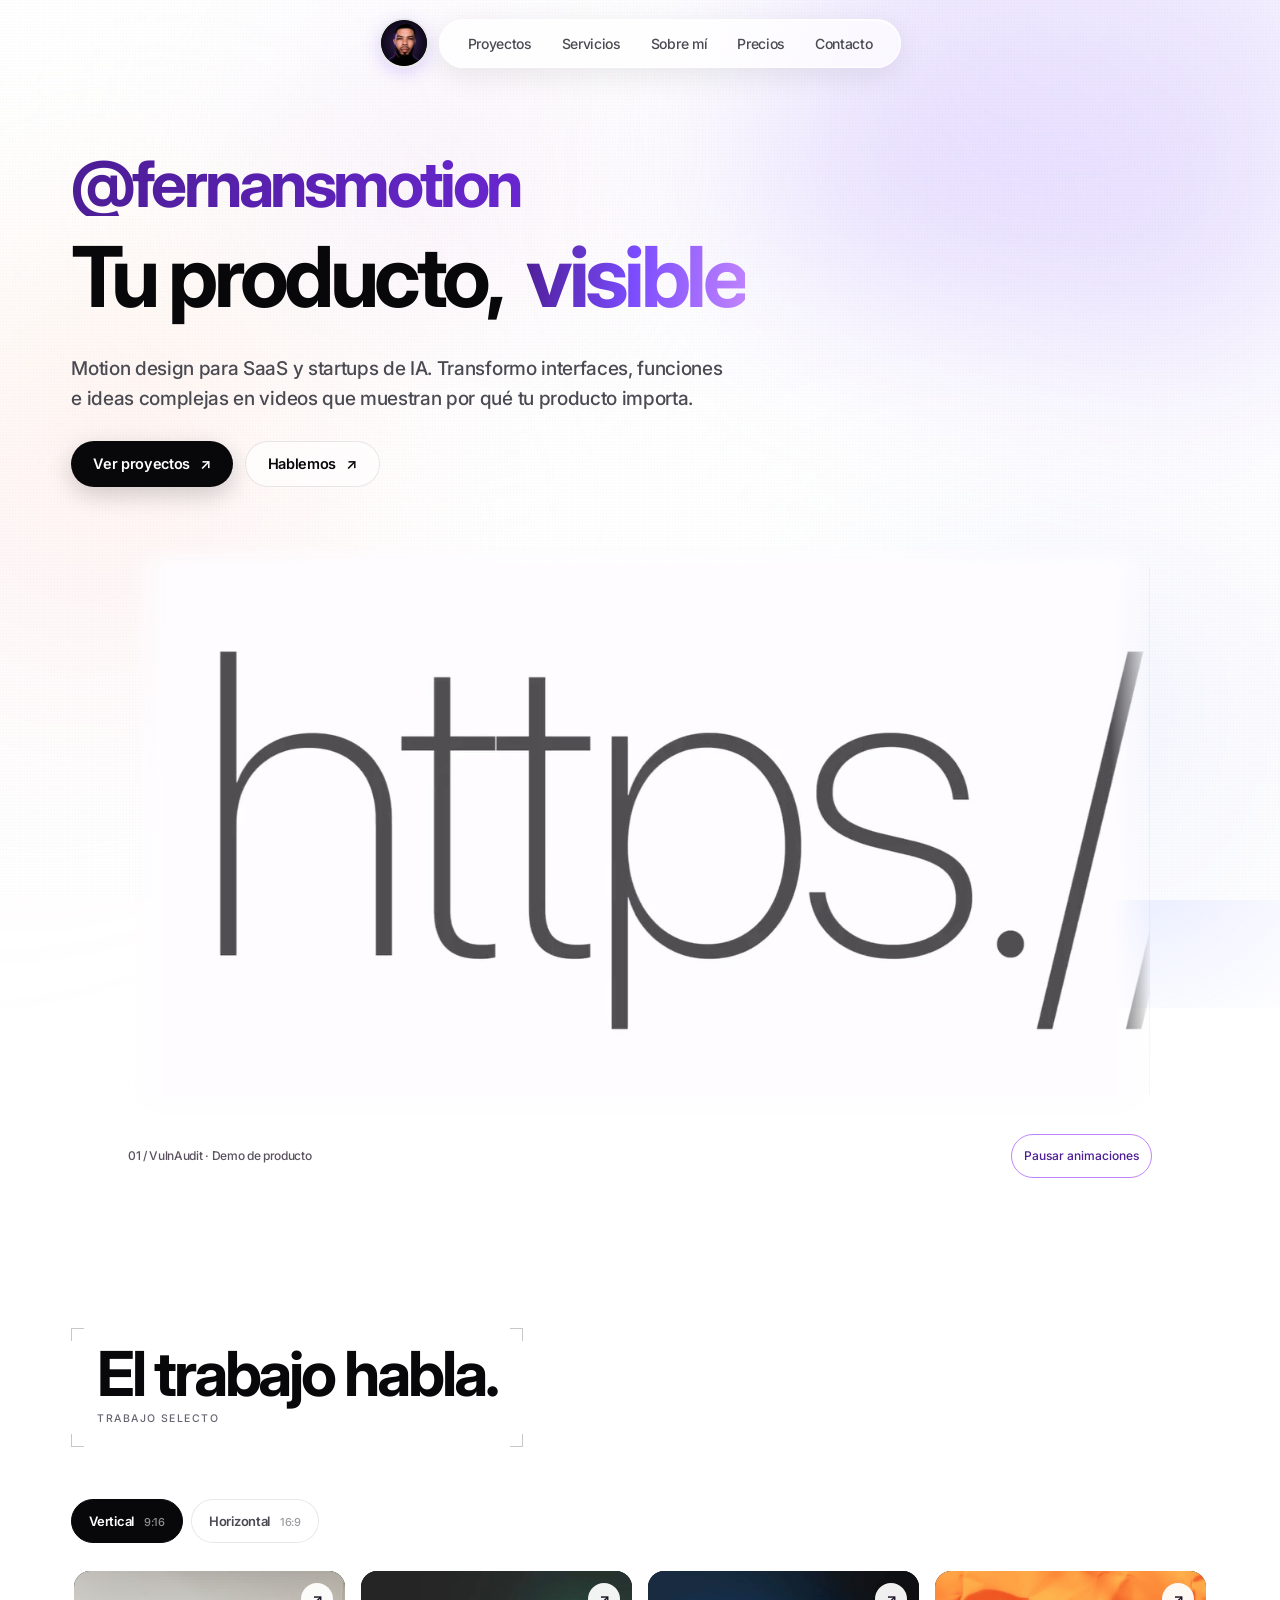
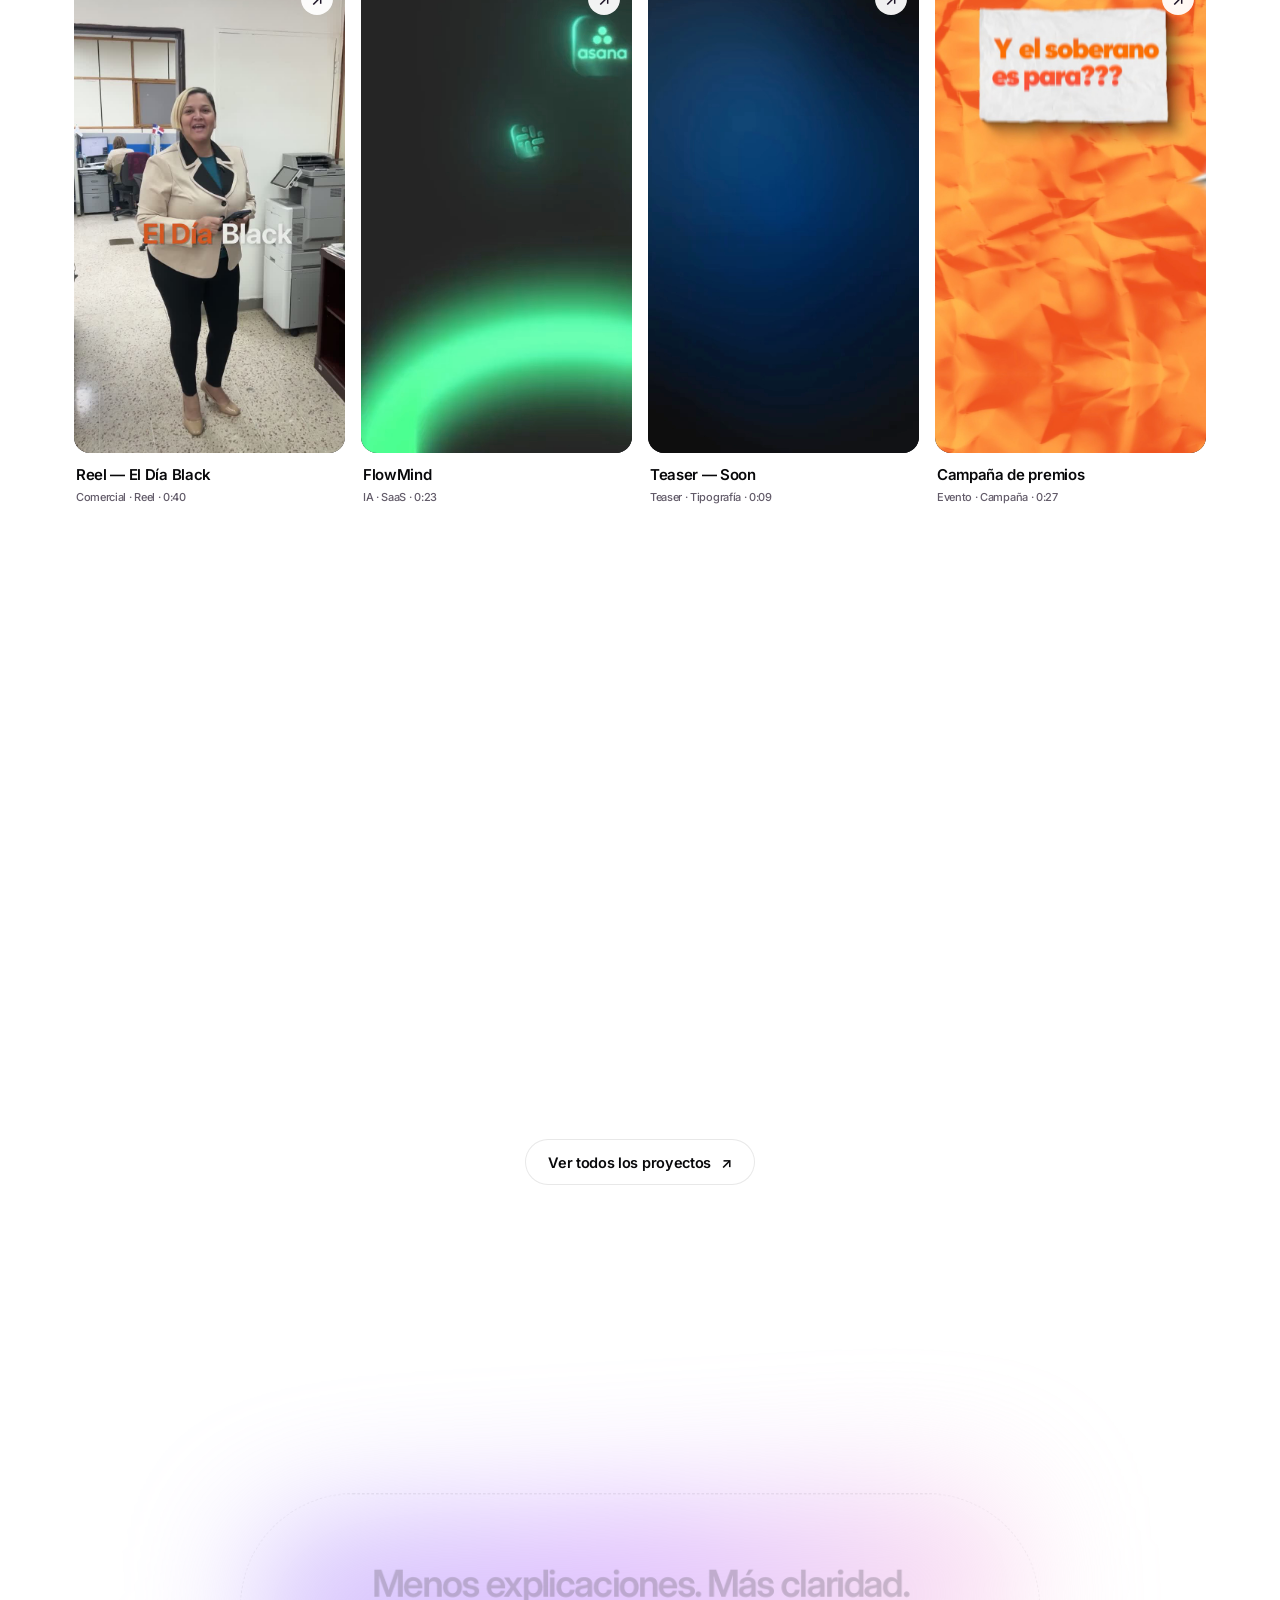
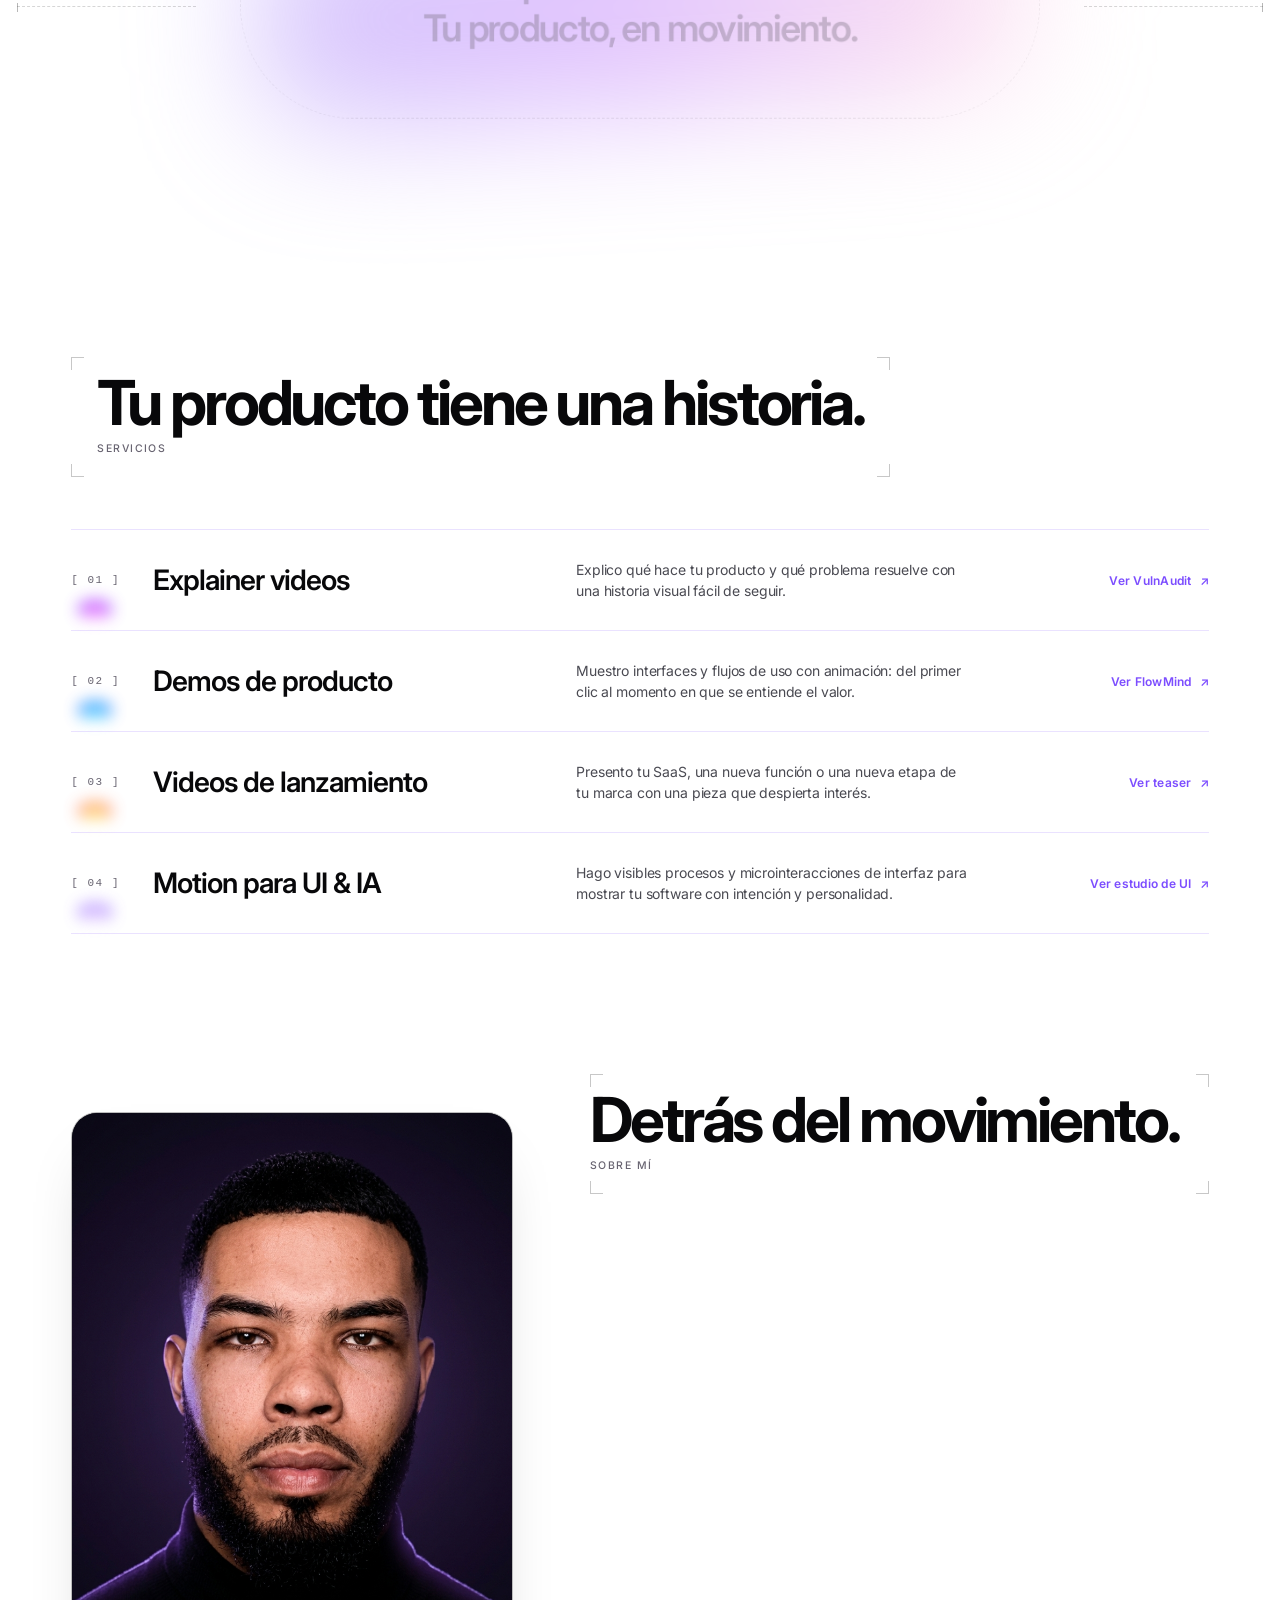
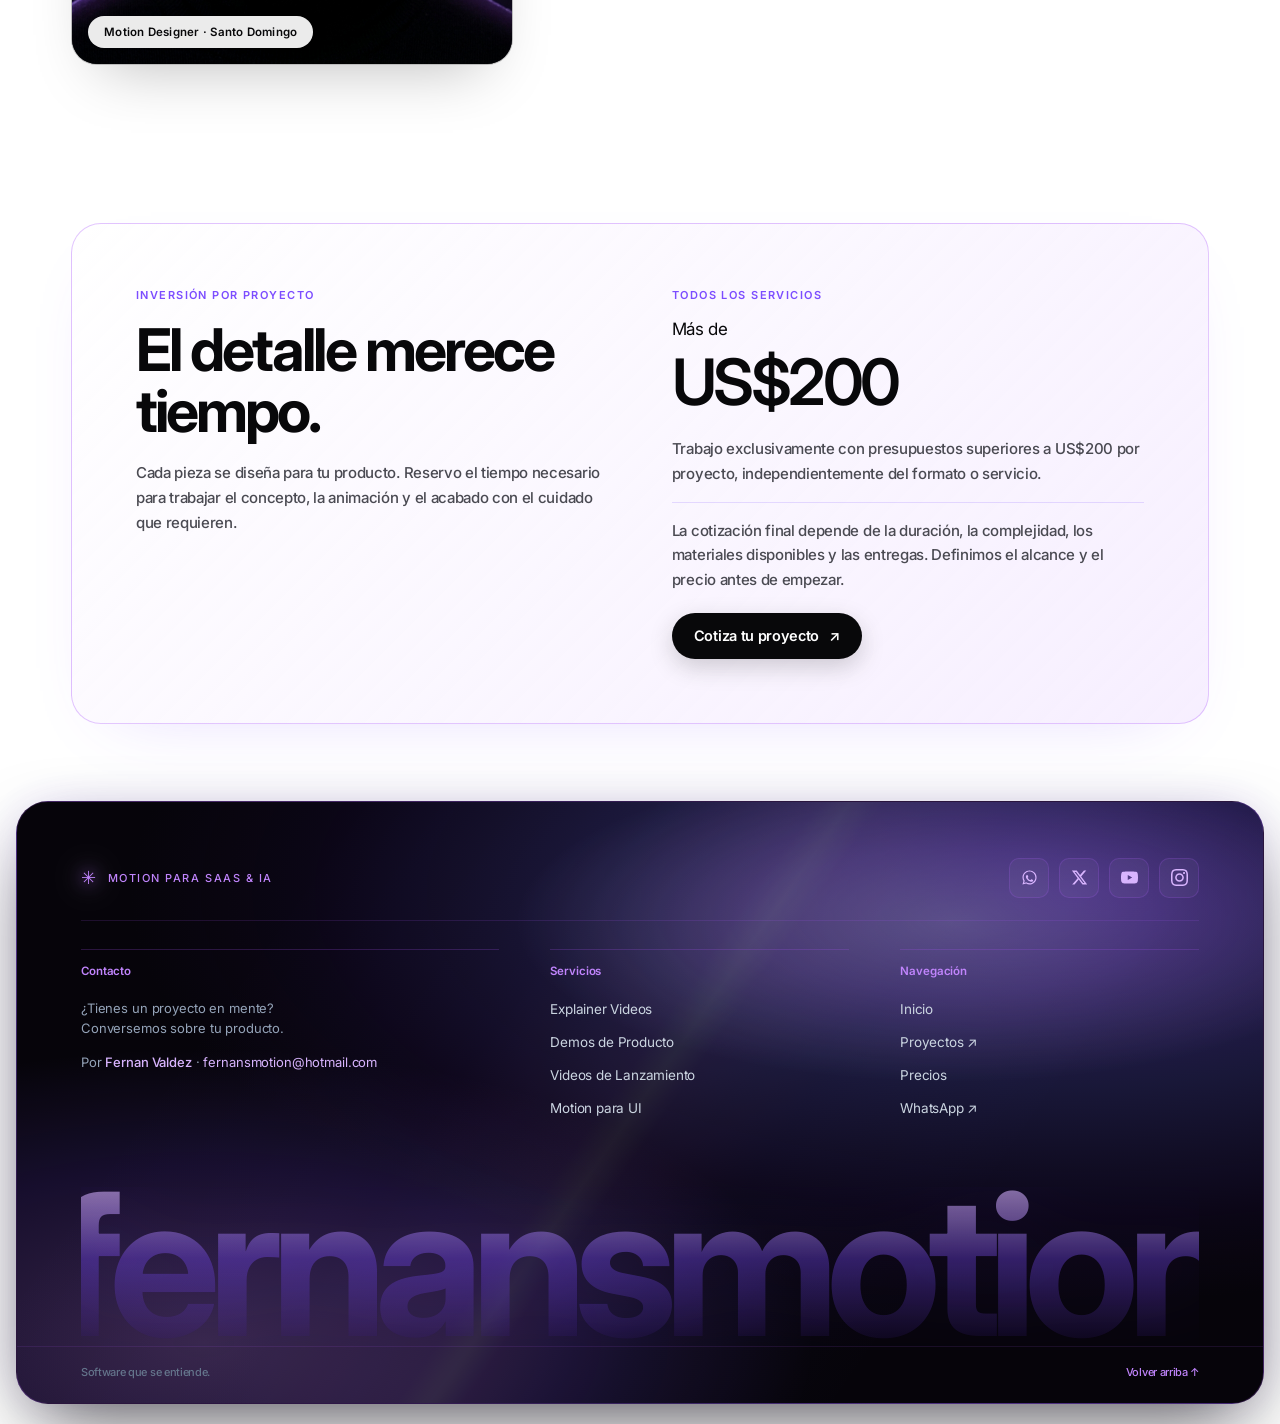
<file: index.html>
<!DOCTYPE html>
<html lang="es">
<head>
<meta charset="UTF-8">
<meta name="viewport" content="width=device-width, initial-scale=1.0">
<title>Motion Design para SaaS e IA | fernansmotion — Fernan Valdez</title>
<meta name="description" content="Motion design para SaaS y startups de IA: explainer videos, demos de producto y lanzamientos. Conoce el trabajo de Fernan Valdez y cotiza tu proyecto.">
<link rel="icon" href="assets/favicon.svg?v=f2" type="image/svg+xml">
<link rel="apple-touch-icon" href="assets/apple-touch-icon.png?v=f2">
<meta name="author" content="Fernan Valdez">
<meta name="robots" content="index, follow, max-image-preview:large">
<meta property="og:site_name" content="fernansmotion">
<meta name="twitter:card" content="summary">
<meta name="twitter:title" content="Motion Design para SaaS e IA | fernansmotion">
<meta name="twitter:description" content="Motion design para SaaS y startups de IA: explainer videos, demos de producto y lanzamientos. Conoce el trabajo de Fernan Valdez y cotiza tu proyecto.">
<script type="application/ld+json">{"@context": "https://schema.org", "@graph": [{"@type": "Person", "@id": "https://fernansmotion.com/#fernansmotion", "name": "Fernan Valdez", "alternateName": "fernansmotion", "jobTitle": "Motion Designer", "email": "fernansmotion@hotmail.com", "knowsAbout": ["Motion design", "SaaS", "Explainer videos", "Videos de lanzamiento", "Animación de interfaces"]}, {"@type": "Service", "name": "Motion design para SaaS y startups de IA", "provider": {"@id": "https://fernansmotion.com/#fernansmotion"}, "serviceType": ["Explainer videos", "Demos de producto", "Videos de lanzamiento", "Motion para interfaces"], "description": "Videos y animaciones a medida para mostrar y explicar productos digitales."}]}</script>
<meta name="theme-color" content="#ffffff">
<meta property="og:type" content="website">
<meta property="og:locale" content="es_DO">
<meta property="og:title" content="Motion Design para SaaS e IA | fernansmotion">
<meta property="og:description" content="Motion design para SaaS y startups de IA: explainer videos, demos de producto y lanzamientos. Conoce el trabajo de Fernan Valdez y cotiza tu proyecto.">
<meta property="og:image" content="https://fernansmotion.com/assets/fernansmotion.jpg">
<meta name="twitter:image" content="https://fernansmotion.com/assets/fernansmotion.jpg">
<link rel="preconnect" href="https://fonts.googleapis.com">
<link rel="preconnect" href="https://fonts.gstatic.com" crossorigin>
<link href="https://fonts.googleapis.com/css2?family=Inter:wght@400;500;600;700&display=swap" rel="stylesheet">
<style>
/* ============================================================
   fernansmotion — base
   ============================================================ */
*, *::before, *::after { box-sizing: border-box; }

:root {
  --bg: #ffffff;
  --ink: #08080a;
  --ink-soft: #4a4a52;
  --muted: #b6b6bd;
  --faint: #ececef;
  --line: rgba(0,0,0,0.09);
  --violet: #7c4dff;
  --lilac: #c084fc;
  --radius-card: 26px;
  --pad: clamp(18px, 4vw, 56px);
  --maxw: 1240px;
}

html { scroll-behavior: smooth; -webkit-text-size-adjust: 100%; overflow-x: hidden; }

body {
  margin: 0;
  background: var(--bg);
  color: var(--ink);
  font-family: -apple-system, "SF Pro Display", BlinkMacSystemFont, "Inter", system-ui, sans-serif;
  font-weight: 500;
  letter-spacing: -0.02em;
  -webkit-font-smoothing: antialiased;
  overflow-x: hidden;
}

a { color: inherit; text-decoration: none; }
button { font: inherit; color: inherit; border: 0; background: none; cursor: pointer; }
img, video { display: block; max-width: 100%; }

::selection { background: rgba(124, 77, 255, 0.2); color: #1e1b4b; }

:focus-visible { outline: 2px solid var(--violet); outline-offset: 3px; border-radius: 6px; }

.wrap { max-width: var(--maxw); margin: 0 auto; padding: 0 var(--pad); position: relative; z-index: 2; }

.skip {
  position: absolute; left: 16px; top: -80px; z-index: 999;
  background: var(--ink); color: #fff; padding: 12px 20px; border-radius: 999px;
  font-size: 14px; font-weight: 600; transition: top .2s ease;
}
.skip:focus { top: 16px; }

/* ============================================================
   FONDO — shapes con fast box blur
   Cuadros suaves y desenfocados que derivan lento detrás de todo.
   El blur en cajas (no círculos) conserva el borde recto del
   Fast Box Blur de After Effects.
   ============================================================ */
.bg-layer {
  position: fixed;
  inset: -12vh 0;      /* margen vertical para el paralaje del scroll */
  z-index: 0;
  pointer-events: none;
  overflow: hidden;
  contain: layout style;
}

/* Barra de progreso de lectura */
.progreso {
  position: fixed; top: 0; left: 0; right: 0; height: 2.5px; z-index: 95;
  transform: scaleX(0); transform-origin: 0 50%;
  background: linear-gradient(90deg, #4c1d95 0%, #7c4dff 45%, #c084fc 80%, #ffffff 100%);
  box-shadow: 0 0 12px rgba(124, 77, 255, 0.6);
  pointer-events: none;
}

.shape {
  position: absolute;
  border-radius: 14%;
  filter: blur(var(--blur, 90px));
  opacity: var(--op, 0.5);
  will-change: transform;
  animation: drift var(--dur, 34s) ease-in-out infinite;
  animation-delay: var(--delay, 0s);
}

.shape-1 {
  width: 44vw; height: 40vw; min-width: 380px; min-height: 340px;
  top: -6%; right: -6%;
  background: linear-gradient(140deg, #b79cff 0%, #7c4dff 100%);
  --blur: 100px; --op: 0.42; --dur: 38s;
  transform: rotate(14deg);
}

.shape-2 {
  width: 34vw; height: 34vw; min-width: 300px; min-height: 300px;
  top: 34%; left: -10%;
  background: linear-gradient(210deg, #ffd9a0 0%, #ff9ec4 100%);
  --blur: 110px; --op: 0.4; --dur: 46s; --delay: -12s;
  transform: rotate(-22deg);
}

.shape-3 {
  width: 30vw; height: 26vw; min-width: 260px; min-height: 230px;
  top: 62%; right: 2%;
  background: linear-gradient(60deg, #a5e8ff 0%, #8f7bff 100%);
  --blur: 95px; --op: 0.38; --dur: 30s; --delay: -20s;
  transform: rotate(8deg);
}

.shape-4 {
  width: 22vw; height: 22vw; min-width: 200px; min-height: 200px;
  top: 12%; left: 22%;
  background: linear-gradient(130deg, #d3c4ff 0%, #ffc6dd 100%);
  --blur: 100px; --op: 0.35; --dur: 52s; --delay: -5s;
  transform: rotate(30deg);
}

/* --bg-y lo actualiza el scroll: los shapes van a otro ritmo que el contenido */
@keyframes drift {
  0%, 100% { transform: translate3d(0, var(--bg-y, 0px), 0) rotate(12deg) scale(1); }
  33%      { transform: translate3d(4vw, calc(-3vh + var(--bg-y, 0px)), 0) rotate(20deg) scale(1.08); }
  66%      { transform: translate3d(-3vw, calc(4vh + var(--bg-y, 0px)), 0) rotate(4deg) scale(0.95); }
}

/* Velo blanco: mantiene el texto legible sobre los shapes */
.bg-veil {
  position: fixed; inset: 0; z-index: 1; pointer-events: none;
  background: radial-gradient(115% 75% at 50% 22%, rgba(255,255,255,0.34) 0%, rgba(255,255,255,0.62) 52%, rgba(255,255,255,0.78) 100%);
}

/* Grano fino, para que el degradado no se vea plano */
.bg-grain {
  position: fixed; inset: 0; z-index: 1; pointer-events: none; opacity: 0.5;
  background-image:
    linear-gradient(rgba(0,0,0,0.014) 1px, transparent 1px),
    linear-gradient(90deg, rgba(0,0,0,0.014) 1px, transparent 1px);
  background-size: 3px 3px;
}

/* ============================================================
   NAV — píldora flotante
   ============================================================ */
.nav {
  position: fixed; top: 18px; left: 0; right: 0; z-index: 90;
  display: flex; justify-content: center; align-items: center; gap: 10px;
  padding: 0 16px;
}

.nav-avatar {
  width: 50px; height: 50px; border-radius: 999px; flex-shrink: 0;
  background: linear-gradient(140deg, #1a1a20 0%, #000 100%);
  color: #fff;
  display: flex; align-items: center; justify-content: center;
  font-size: 21px; font-weight: 700; letter-spacing: -0.06em;
  border: 3px solid rgba(255,255,255,0.85);
  box-shadow: 0 6px 22px rgba(0,0,0,0.14);
  transition: transform .35s cubic-bezier(.22,1,.36,1);
}
.nav-avatar:hover { transform: scale(1.06) rotate(-4deg); }

.nav-pill {
  display: flex; align-items: center; gap: clamp(14px, 3vw, 30px);
  padding: 15px clamp(18px, 4vw, 28px);
  border-radius: 999px;
  background: rgba(255,255,255,0.72);
  backdrop-filter: blur(20px) saturate(1.6);
  -webkit-backdrop-filter: blur(20px) saturate(1.6);
  border: 1px solid rgba(255,255,255,0.9);
  box-shadow: 0 8px 30px rgba(0,0,0,0.08), 0 1px 0 rgba(255,255,255,0.9) inset;
}
.nav-pill a {
  font-size: 14px; font-weight: 500; color: var(--ink-soft);
  white-space: nowrap; position: relative; transition: color .2s ease;
}
.nav-pill a:hover { color: var(--ink); }
.nav-pill a::after {
  content: ''; position: absolute; left: 0; bottom: -5px; height: 1.5px; width: 0;
  background: var(--ink); transition: width .3s cubic-bezier(.22,1,.36,1);
}
.nav-pill a:hover::after { width: 100%; }

/* ============================================================
   HERO
   ============================================================ */
.hero { padding: clamp(120px, 17vh, 190px) 0 0; }

.handle {
  font-size: clamp(38px, 7.6vw, 84px);
  line-height: 0.98; font-weight: 700; letter-spacing: -0.055em;
  margin: 0;
  /* Degradado entre morados, con un barrido lento para que respire */
  background: linear-gradient(100deg,
    #4c1d95 0%, #6d28d9 18%, #8b5cf6 38%,
    #c4a3ff 52%, #8b5cf6 66%, #6d28d9 84%, #4c1d95 100%);
  background-size: 260% 100%;
  -webkit-background-clip: text; background-clip: text;
  -webkit-text-fill-color: transparent; color: transparent;
  animation: handle-sweep 11s ease-in-out infinite;
}

@keyframes handle-sweep {
  0%, 100% { background-position: 0% 50%; }
  50%      { background-position: 100% 50%; }
}

.headline {
  font-size: clamp(38px, 7.6vw, 84px);
  line-height: 1.0; font-weight: 700; letter-spacing: -0.055em;
  margin: 0 0 clamp(22px, 3vw, 30px);
  display: flex; flex-wrap: wrap; align-items: baseline; gap: 0 0.28em;
}

/* Ruleta vertical de palabras */
.roulette {
  display: inline-block; position: relative; overflow: hidden;
  height: 1.02em; vertical-align: bottom;
  width: var(--rw, 5.2em);
  transition: width .55s cubic-bezier(.22,1,.36,1);
}
.roulette-track { display: block; transition: transform .62s cubic-bezier(.68,-0.02,.24,1); }
.roulette-track span {
  display: block; height: 1.02em; line-height: 1.02em; white-space: nowrap;
  background: linear-gradient(96deg, #4c1d95 0%, #7c4dff 50%, #c084fc 100%);
  -webkit-background-clip: text; background-clip: text;
  -webkit-text-fill-color: transparent; color: transparent;
}

.hero-actions { display: flex; align-items: center; gap: 12px; flex-wrap: wrap; }

.btn-ghost {
  width: 46px; height: 46px; border-radius: 999px; flex-shrink: 0;
  border: 1px solid var(--line); background: rgba(255,255,255,0.6);
  display: flex; align-items: center; justify-content: center;
  font-size: 14px; color: var(--ink-soft); font-style: italic;
  transition: background .25s ease, transform .25s cubic-bezier(.22,1,.36,1);
}
.btn-ghost:hover { background: #fff; transform: translateY(-2px); }

.btn-dark {
  display: inline-flex; align-items: center; gap: 10px;
  height: 46px; padding: 0 22px; border-radius: 999px;
  background: var(--ink); color: #fff;
  font-size: 14.5px; font-weight: 600;
  box-shadow: 0 8px 24px rgba(0,0,0,0.18);
  transition: transform .28s cubic-bezier(.22,1,.36,1), box-shadow .28s ease;
}
.btn-dark:hover { transform: translateY(-2px); box-shadow: 0 14px 32px rgba(0,0,0,0.24); }
.btn-dark .arw { transition: transform .35s cubic-bezier(.22,1,.36,1); }
.btn-dark:hover .arw { transform: rotate(45deg); }

.btn-line {
  display: inline-flex; align-items: center; gap: 10px;
  height: 46px; padding: 0 22px; border-radius: 999px;
  border: 1px solid var(--line); background: rgba(255,255,255,0.6);
  font-size: 14.5px; font-weight: 600;
  transition: background .25s ease, transform .28s cubic-bezier(.22,1,.36,1);
}
.btn-line:hover { background: #fff; transform: translateY(-2px); }

/* Portada: sale del contenedor y ocupa casi toda la pantalla */
.reel-full {
  margin-top: clamp(30px, 4.5vw, 56px);
  padding: 0 clamp(10px, 1.5vw, 26px);
  perspective: 1400px;
}
.reel-frame {
  background: transparent;
  border: 0;
  border-radius: clamp(22px, 2.3vw, 38px);
  padding: 0;
  box-shadow: none;
  backdrop-filter: none;
  -webkit-backdrop-filter: none;
  will-change: transform;
}
.reel-inner {
  position: relative; overflow: hidden;
  border-radius: clamp(20px, 2.4vw, 40px);
  background: transparent;
  width: 100%;          /* sin esto, min-height estira también el ancho */
  aspect-ratio: 16 / 9;
  max-height: calc(100vh - 128px);
}

/* Llenar la pantalla solo donde el recorte es leve. En un teléfono,
   estirar un 16:9 a pantalla completa se come los lados del video
   y la pieza deja de leerse, así que ahí se respeta la proporción. */
@media (min-width: 760px) {
  .reel-inner { min-height: min(72vh, 740px); }
}
.reel-stage {
  display: none;
}
.reel-fg {
  position: absolute; inset: 0; width: 100%; height: 100%;
  object-fit: cover; z-index: 2;
  border-radius: inherit;
  background: transparent;
  /* Fast box blur feathered mask: disuelve esquinas y bordes a transparente */
  -webkit-mask-image:
    linear-gradient(to right, transparent 0%, #000 4%, #000 96%, transparent 100%),
    linear-gradient(to bottom, transparent 0%, #000 4.5%, #000 95.5%, transparent 100%);
  -webkit-mask-composite: source-in;
  mask-image:
    linear-gradient(to right, transparent 0%, #000 4%, #000 96%, transparent 100%),
    linear-gradient(to bottom, transparent 0%, #000 4.5%, #000 95.5%, transparent 100%);
  mask-composite: intersect;
  filter: drop-shadow(0 20px 50px rgba(124, 77, 255, 0.12));
}

.reel-mute {
  position: absolute; right: 16px; bottom: 16px; z-index: 3;
  width: 42px; height: 42px; border-radius: 999px;
  background: rgba(255,255,255,0.9); backdrop-filter: blur(8px);
  display: flex; align-items: center; justify-content: center;
  font-size: 15px; box-shadow: 0 4px 14px rgba(0,0,0,0.18);
  transition: transform .25s ease;
}
.reel-mute:hover { transform: scale(1.08); }

.reel-tag {
  position: absolute; left: 16px; bottom: 16px; z-index: 3;
  padding: 7px 14px; border-radius: 999px;
  background: rgba(255,255,255,0.9); backdrop-filter: blur(8px);
  font-size: 11.5px; font-weight: 600; letter-spacing: 0.02em;
  box-shadow: 0 4px 14px rgba(0,0,0,0.12);
}

/* ============================================================
   Títulos de sección con esquinas
   ============================================================ */
section { position: relative; z-index: 2; }

.sec-head { position: relative; display: inline-block; padding: 16px 26px 22px; margin-bottom: clamp(30px, 5vw, 52px); }
.sec-head h2 {
  margin: 0; font-size: clamp(32px, 5.6vw, 62px);
  font-weight: 700; letter-spacing: -0.05em; line-height: 0.98;
}
.sec-head .label {
  display: block; margin-top: 8px;
  font-size: 10.5px; letter-spacing: 0.14em; font-weight: 500;
  color: var(--muted); text-transform: uppercase;
}
.sec-head i {
  position: absolute; width: 13px; height: 13px; border: 1px solid rgba(0,0,0,0.22);
}
.sec-head i.tl { top: 0; left: 0; border-right: 0; border-bottom: 0; }
.sec-head i.tr { top: 0; right: 0; border-left: 0; border-bottom: 0; }
.sec-head i.bl { bottom: 0; left: 0; border-right: 0; border-top: 0; }
.sec-head i.br { bottom: 0; right: 0; border-left: 0; border-top: 0; }

/* ============================================================
   TRABAJO — lista acordeón + columna de videos
   ============================================================ */
.work { padding: clamp(80px, 12vw, 150px) 0 clamp(40px, 6vw, 70px); scroll-margin-top: 92px; }
.work-grid { display: grid; grid-template-columns: minmax(0, 0.9fr) minmax(0, 1.1fr); gap: clamp(28px, 5vw, 70px); align-items: start; }

.work-list { position: sticky; top: 110px; }

.wl-item { border-bottom: 1px solid var(--line); }
.wl-btn {
  width: 100%; text-align: left; padding: 17px 0 16px;
  display: flex; align-items: baseline; justify-content: space-between; gap: 14px;
  font-size: clamp(17px, 2.1vw, 22px); font-weight: 600; letter-spacing: -0.035em;
  color: var(--muted); transition: color .3s ease;
}
.wl-btn:hover { color: var(--ink-soft); }
.wl-item.open .wl-btn { color: var(--ink); }
.wl-num { font-size: 11px; font-weight: 500; letter-spacing: 0.08em; color: var(--muted); flex-shrink: 0; }

.wl-body { max-height: 0; overflow: hidden; transition: max-height .5s cubic-bezier(.22,1,.36,1), opacity .35s ease; opacity: 0; }
.wl-item.open .wl-body { opacity: 1; }
.wl-body p { margin: 0 0 12px; font-size: 14.5px; line-height: 1.55; color: var(--ink-soft); font-weight: 400; letter-spacing: -0.01em; }
.wl-meta { display: flex; gap: 8px; flex-wrap: wrap; padding-bottom: 18px; }
.wl-chip {
  font-size: 10.5px; letter-spacing: 0.08em; text-transform: uppercase;
  padding: 5px 11px; border-radius: 999px; border: 1px solid var(--line);
  color: var(--ink-soft); background: rgba(255,255,255,0.55);
}
.wl-hint { font-size: 10px; letter-spacing: 0.12em; color: var(--muted); padding-bottom: 18px; }

.work-all { display: inline-flex; align-items: center; gap: 9px; margin-top: 22px; font-size: clamp(17px, 2.1vw, 22px); font-weight: 600; letter-spacing: -0.035em; }
.work-all .arw { transition: transform .35s cubic-bezier(.22,1,.36,1); }
.work-all:hover .arw { transform: rotate(45deg); }

/* Selector de formato: horizontales y verticales nunca se mezclan */
.fmt-tabs { display: flex; gap: 8px; margin-bottom: 20px; }
.fmt {
  padding: 9px 17px; border-radius: 999px;
  border: 1px solid var(--line); background: rgba(255,255,255,0.62);
  font-size: 13px; font-weight: 600; letter-spacing: -0.02em; color: var(--ink-soft);
  transition: background .25s ease, color .25s ease, border-color .25s ease, transform .25s cubic-bezier(.22,1,.36,1);
}
.fmt:hover { transform: translateY(-1px); background: #fff; }
.fmt.on { background: var(--ink); color: #fff; border-color: var(--ink); }
.fmt small { margin-left: 7px; font-size: 11px; opacity: 0.55; font-weight: 500; }

/* Carrusel: una pieza a la vez, se desliza al seleccionar */
.carousel { position: relative; }

.cv {
  position: relative; overflow: hidden;
  border-radius: var(--radius-card); background: #0d0d10;
  border: 1px solid rgba(255,255,255,0.7);
  box-shadow: 0 26px 55px -28px rgba(0,0,0,0.42);
  touch-action: pan-y;
}
.cv.h { width: 100%; aspect-ratio: 16 / 9; }
.cv.v { height: min(62vh, 560px); aspect-ratio: 9 / 16; width: auto; margin: 0 auto; }

.ctrack { display: flex; height: 100%; transition: transform .6s cubic-bezier(.22,1,.36,1); }
.ctrack.no-anim { transition: none; }
.slide { flex: 0 0 100%; height: 100%; position: relative; }
.slide video { width: 100%; height: 100%; object-fit: cover; display: block; cursor: pointer; }

/* Clic en el video = sonido. El botón es solo la señal visual. */
.son {
  position: absolute; right: 12px; top: 12px; z-index: 2;
  width: 38px; height: 38px; border-radius: 999px;
  background: rgba(255,255,255,0.9);
  backdrop-filter: blur(10px); -webkit-backdrop-filter: blur(10px);
  display: flex; align-items: center; justify-content: center; font-size: 14px;
  box-shadow: 0 4px 14px rgba(0,0,0,0.18);
  transition: transform .25s cubic-bezier(.22,1,.36,1);
}
.son:hover { transform: scale(1.08); }
.son.on { background: var(--ink); }

.slide-bar {
  position: absolute; left: 12px; right: 12px; bottom: 12px; z-index: 2;
  display: flex; align-items: center; justify-content: space-between; gap: 10px;
  padding: 10px 12px 10px 15px; border-radius: 999px;
  background: rgba(255,255,255,0.9);
  backdrop-filter: blur(14px); -webkit-backdrop-filter: blur(14px);
  font-size: 12.5px; font-weight: 600; letter-spacing: -0.015em;
}
.slide-bar span:last-child { font-size: 10px; letter-spacing: 0.1em; color: var(--ink-soft); text-transform: uppercase; white-space: nowrap; }

/* Controles */
.cbar { display: flex; align-items: center; justify-content: space-between; gap: 14px; margin-top: 16px; }
.cnav { display: flex; gap: 8px; }
.cbtn {
  width: 42px; height: 42px; border-radius: 999px;
  border: 1px solid var(--line); background: rgba(255,255,255,0.66);
  display: flex; align-items: center; justify-content: center; font-size: 15px;
  transition: background .22s ease, transform .28s cubic-bezier(.22,1,.36,1), opacity .22s ease;
}
.cbtn:hover:not(:disabled) { background: #fff; transform: translateY(-2px); }
.cbtn:disabled { opacity: 0.3; cursor: default; }

.cdots { display: flex; gap: 7px; align-items: center; }
.cdot {
  width: 7px; height: 7px; border-radius: 999px; background: #dcdce2;
  transition: background .3s ease, width .35s cubic-bezier(.22,1,.36,1);
}
.cdot.on { background: var(--ink); width: 22px; }

.ccount { font-size: 11.5px; letter-spacing: 0.1em; color: var(--muted); font-variant-numeric: tabular-nums; }

/* ============================================================
   FRASE con anillo punteado
   ============================================================ */
/* ============================================================
   FRASE — composición horizontal
   Cápsula punteada + rieles a los lados + caja desenfocada detrás
   ============================================================ */
.quote { padding: clamp(90px, 15vw, 170px) 0; overflow: hidden; }

.quote-wrap {
  position: relative;
  display: flex; align-items: center; justify-content: center;
  padding: clamp(24px, 5vw, 60px) 0;
}

/* Caja desenfocada: el mismo lenguaje que los shapes del fondo */
.q-blur {
  position: absolute; top: 50%; left: 50%;
  width: min(74%, 760px); height: min(58%, 210px);
  transform: translate(-50%, -50%) rotate(-3deg);
  border-radius: 16%;
  background: linear-gradient(102deg, #a78bfa 0%, #c084fc 46%, #ffc9e0 100%);
  filter: blur(64px);
  opacity: 0.5;
  animation: q-breathe 16s ease-in-out infinite;
}
@keyframes q-breathe {
  0%, 100% { transform: translate(-50%, -50%) rotate(-3deg) scale(1); opacity: 0.45; }
  50%      { transform: translate(-50%, -50%) rotate(2deg) scale(1.09); opacity: 0.58; }
}

/* Cápsula alargada que enmarca la frase */
.q-capsule {
  position: relative; z-index: 2;
  border: 1.5px dashed rgba(0,0,0,0.18);
  border-radius: 999px;
  padding: clamp(38px, 6vw, 72px) clamp(34px, 7vw, 96px);
  max-width: min(94%, 860px);
  text-align: center;
  transform-origin: center;
  will-change: transform;
}

/* Rieles horizontales que salen a ambos lados */
.q-rail {
  position: absolute; top: 50%; z-index: 1;
  width: clamp(40px, 14vw, 230px); height: 1px;
  border-top: 1.5px dashed rgba(0,0,0,0.16);
}
.q-rail.l { right: calc(50% + min(47%, 430px) + 14px); }
.q-rail.r { left:  calc(50% + min(47%, 430px) + 14px); }
.q-rail::after {
  content: ''; position: absolute; top: -4px;
  width: 1.5px; height: 9px; background: rgba(0,0,0,0.28);
}
.q-rail.l::after { left: 0; }
.q-rail.r::after { right: 0; }

.quote-text {
  position: relative; z-index: 2; margin: 0;
  font-size: clamp(22px, 3.4vw, 40px); font-weight: 600;
  line-height: 1.2; letter-spacing: -0.042em;
  text-wrap: balance;
}
.quote-text w { color: var(--faint); transition: color .35s ease; }
.quote-text w.on { color: var(--ink); }
.quote-text w.accent.on { background: linear-gradient(96deg, var(--violet) 0%, var(--lilac) 100%); -webkit-background-clip: text; background-clip: text; -webkit-text-fill-color: transparent; }

/* ============================================================
   CLIENTES
   ============================================================ */
.clients { padding: clamp(50px, 8vw, 90px) 0 clamp(80px, 12vw, 140px); }
.clients-grid { display: grid; grid-template-columns: 1fr 1fr; gap: clamp(24px, 5vw, 60px); align-items: start; }
.client-list { display: flex; flex-direction: column; }
.client-list li {
  list-style: none;
  font-size: clamp(30px, 6vw, 66px); font-weight: 700; letter-spacing: -0.05em;
  line-height: 1.06; color: var(--faint);
  transition: color .4s ease, transform .4s cubic-bezier(.22,1,.36,1);
}
.client-list li.on { color: #d3d3d8; }
.client-list li:hover { color: var(--ink); transform: translateX(8px); }
.clients-note { font-size: 15px; line-height: 1.6; color: var(--ink-soft); font-weight: 400; letter-spacing: -0.01em; max-width: 40ch; }
.clients-note strong { font-weight: 600; color: var(--ink); }

/* ============================================================
   SERVICIOS — 4 Cards Minimalistas con Fondo Blanco y Gradientes
   ============================================================ */
.services { padding: 0 0 clamp(80px, 12vw, 140px); position: relative; z-index: 2; scroll-margin-top: 92px; }
.svc-grid {
  display: grid;
  grid-template-columns: repeat(4, 1fr);
  gap: 16px;
}
.svc {
  position: relative;
  border-radius: 26px;
  padding: 26px 22px 24px;
  background: #ffffff;
  color: var(--ink);
  border: 1px solid rgba(0, 0, 0, 0.08);
  box-shadow: 0 14px 40px -20px rgba(0, 0, 0, 0.1);
  display: flex;
  flex-direction: column;
  min-height: 250px;
  overflow: hidden;
  isolation: isolate;
  transition: transform .45s cubic-bezier(.22,1,.36,1), box-shadow .45s ease, border-color .45s ease;
}
.svc:hover { transform: translateY(-7px); }

/* Shape orgánico difuminado en la base de la tarjeta */
.svc-shape {
  position: absolute;
  bottom: -32px;
  left: -15%;
  right: -15%;
  height: 140px;
  border-radius: 50% 50% 0 0;
  filter: blur(34px);
  opacity: 0.85;
  pointer-events: none;
  z-index: 0;
  transition: transform .5s cubic-bezier(.22,1,.36,1), filter .5s ease, opacity .5s ease;
  animation: svc-breathe 4.5s ease-in-out infinite alternate;
}
.svc:hover .svc-shape {
  transform: scale(1.18) translateY(-12px);
  filter: blur(28px) brightness(1.25);
  opacity: 1;
}

@keyframes svc-breathe {
  0%   { transform: scale(1) translateY(0); }
  50%  { transform: scale(1.06, 1.1) translateY(-5px); }
  100% { transform: scale(0.96, 1.02) translateY(2px); }
}

/* Los 4 gradientes según la imagen de referencia (tal y como están) */
/* 1. Magenta / Violeta */
.svc-theme-violet .svc-shape {
  background: radial-gradient(ellipse at bottom center, #ffffff 0%, #ee36ff 36%, #6f1bff 75%, transparent 100%);
}
.svc-theme-violet:hover {
  border-color: rgba(238, 54, 255, 0.4);
  box-shadow: 0 24px 50px -18px rgba(111, 27, 255, 0.28);
}

/* 2. Cyan / Azul */
.svc-theme-cyan .svc-shape {
  background: radial-gradient(ellipse at bottom center, #ffffff 0%, #00c8ff 36%, #0048ff 75%, transparent 100%);
}
.svc-theme-cyan:hover {
  border-color: rgba(0, 200, 255, 0.45);
  box-shadow: 0 24px 50px -18px rgba(0, 72, 255, 0.28);
}

/* 3. Amarillo Solar / Rojo */
.svc-theme-amber .svc-shape {
  background: radial-gradient(ellipse at bottom center, #ffffff 0%, #ffe436 36%, #ff3636 75%, transparent 100%);
}
.svc-theme-amber:hover {
  border-color: rgba(255, 120, 54, 0.45);
  box-shadow: 0 24px 50px -18px rgba(255, 54, 54, 0.28);
}

/* 4. Violeta Eléctrico */
.svc-theme-lime .svc-shape {
  background: radial-gradient(ellipse at bottom center, #ffffff 0%, #d8b4fe 36%, #7c4dff 75%, transparent 100%);
}
.svc-theme-lime:hover {
  border-color: rgba(124, 77, 255, 0.45);
  box-shadow: 0 24px 50px -18px rgba(124, 77, 255, 0.28);
}

/* Tipografía de la tarjeta sobre fondo blanco */
.svc-ix {
  font-size: 11px;
  letter-spacing: 0.14em;
  color: var(--muted);
  margin-bottom: auto;
  position: relative;
  z-index: 1;
  font-family: ui-monospace, SFMono-Regular, Menlo, monospace;
}
.svc h3 {
  margin: 28px 0 8px;
  font-size: 20px;
  font-weight: 600;
  letter-spacing: -0.035em;
  color: var(--ink);
  position: relative;
  z-index: 1;
}
.svc p {
  margin: 0;
  font-size: 13.5px;
  line-height: 1.55;
  color: var(--ink-soft);
  font-weight: 400;
  letter-spacing: -0.01em;
  position: relative;
  z-index: 1;
}

@media (max-width: 980px) {
  .svc-grid { grid-template-columns: repeat(2, 1fr); gap: 14px; }
}
@media (max-width: 580px) {
  .svc-grid { grid-template-columns: 1fr; gap: 14px; }
  .svc { min-height: 210px; }
}


/* ============================================================
   CONTACTO + FOOTER
   ============================================================ */
.contact { padding: 0 0 clamp(60px, 9vw, 110px); scroll-margin-top: 92px; }
.contact-card {
  border-radius: 34px; padding: clamp(30px, 5vw, 62px);
  background: rgba(255,255,255,0.66);
  border: 1px solid rgba(255,255,255,0.9);
  box-shadow: 0 30px 70px -34px rgba(0,0,0,0.28);
  backdrop-filter: blur(16px); -webkit-backdrop-filter: blur(16px);
}
.contact-card h2 { margin: 0 0 14px; font-size: clamp(28px, 5vw, 54px); font-weight: 700; letter-spacing: -0.05em; line-height: 1.02; }
.contact-card p { margin: 0 0 26px; font-size: 15.5px; line-height: 1.6; color: var(--ink-soft); font-weight: 400; letter-spacing: -0.01em; max-width: 46ch; }
.contact-actions { display: flex; flex-wrap: wrap; gap: 11px; }

/* ============================================================
   SOBRE FERNAN
   ============================================================ */
.sobre { padding: 0 0 clamp(70px, 10vw, 120px); }
.sobre-grid {
  display: grid;
  grid-template-columns: 1fr 1.4fr;
  gap: clamp(32px, 6vw, 80px);
  align-items: center;
}
.sobre-img-wrap {
  position: relative;
  border-radius: 26px;
  overflow: hidden;
  aspect-ratio: 4 / 5;
  background: #0d0d10;
  box-shadow: 0 30px 60px -30px rgba(0,0,0,0.28);
  border: 1px solid rgba(255,255,255,0.72);
}
.sobre-img-wrap img {
  width: 100%; height: 100%; object-fit: cover; display: block;
}
.sobre-badge {
  position: absolute; bottom: 16px; left: 16px;
  padding: 9px 16px; border-radius: 999px;
  background: rgba(255,255,255,0.92); backdrop-filter: blur(12px);
  font-size: 11.5px; font-weight: 600; letter-spacing: 0.02em;
  box-shadow: 0 4px 16px rgba(0,0,0,0.12);
}
.sobre-content { display: flex; flex-direction: column; }
.sobre-content .sec-head { margin-bottom: clamp(20px, 3vw, 32px); }
.sobre-bio {
  font-size: clamp(15px, 1.5vw, 17px);
  line-height: 1.7;
  color: var(--ink-soft);
  font-weight: 400;
  letter-spacing: -0.01em;
  margin: 0 0 20px;
}
.sobre-bio strong { color: var(--ink); font-weight: 600; }
.sobre-method {
  display: grid;
  grid-template-columns: 1fr 1fr;
  gap: 14px;
  margin: 24px 0 32px;
}
.sobre-step {
  padding: 18px 20px;
  border-radius: 18px;
  background: rgba(255,255,255,0.6);
  border: 1px solid var(--line);
  backdrop-filter: blur(8px);
}
.sobre-step-n {
  font-size: 10px; letter-spacing: 0.14em; text-transform: uppercase;
  color: var(--muted); font-family: ui-monospace, SFMono-Regular, Menlo, monospace;
  margin-bottom: 8px; display: block;
}
.sobre-step-t {
  font-size: 14px; font-weight: 600; letter-spacing: -0.025em;
  color: var(--ink); display: block;
}
@media (max-width: 860px) {
  .sobre-grid { grid-template-columns: 1fr; }
  .sobre-img-wrap { aspect-ratio: 16 / 9; max-height: 320px; }
}
@media (max-width: 540px) {
  .sobre-method { grid-template-columns: 1fr; gap: 10px; }
}

/* Svc card CTA link */
.svc-cta {
  display: inline-flex; align-items: center; gap: 6px;
  margin-top: 16px; font-size: 12.5px; font-weight: 600;
  letter-spacing: 0.02em; color: var(--ink-soft);
  position: relative; z-index: 1;
  transition: color .2s ease, gap .25s cubic-bezier(.22,1,.36,1);
}
.svc-cta:hover { color: var(--ink); gap: 10px; }

/* Pricing CTA */
.pricing-offer .btn-dark { margin-top: 20px; }

/* ============================================================
   Reveals
   ============================================================ */
.rv { opacity: 0; transform: translateY(26px); transition: opacity .8s cubic-bezier(.22,1,.36,1), transform .8s cubic-bezier(.22,1,.36,1); }
.rv.in { opacity: 1; transform: none; }

/* La portada la controla el scroll, no el reveal: sin transform propio */
.reel-frame.rv { transform: none; transition: opacity .8s cubic-bezier(.22,1,.36,1); }

/* Las tarjetas de servicio entran escalonadas */
.svc-grid .svc:nth-child(2) { transition-delay: .07s; }
.svc-grid .svc:nth-child(3) { transition-delay: .14s; }
.svc-grid .svc:nth-child(4) { transition-delay: .21s; }

/* ============================================================
   Responsive
   ============================================================ */
@media (max-width: 900px) {
  .work-grid { grid-template-columns: 1fr; }
  .work-list { position: static; }
  .clients-grid { grid-template-columns: 1fr; }
}
@media (max-width: 620px) {
  .nav { top: 12px; }
  .nav-avatar { width: 44px; height: 44px; font-size: 18px; }
  .nav-pill { padding: 13px 18px; gap: 15px; }
  .nav-pill a { font-size: 13px; }
  .headline { display: block; }
  .roulette { width: auto !important; display: block; }
  .shape { --blur: 70px !important; }
}

@media (prefers-reduced-motion: reduce) {
  html { scroll-behavior: auto; }
  *, *::before, *::after { animation-duration: .01ms !important; animation-iteration-count: 1 !important; transition-duration: .01ms !important; }
  .rv { opacity: 1; transform: none; }
  .shape { animation: none; }
  .q-blur { animation: none; }
  .handle { animation: none; }
}
/* Destacados: una fila visual, sin fichas ni resúmenes. */
.featured-videos { display: grid; gap: 16px; padding: 8px 3px 24px; }
.featured-videos.v { grid-template-columns: repeat(5, minmax(0, 1fr)); }
.featured-videos.h { grid-template-columns: repeat(3, minmax(0, 1fr)); }
.featured-card.slide { height: auto; min-width: 0; position: relative; border-radius: 16px; overflow: hidden; background: #111; scroll-snap-align: start; opacity: 0; transform: translateY(25px); transition: opacity .65s ease var(--delay), transform .65s ease var(--delay); }
.featured-videos.v .featured-card { aspect-ratio: 9 / 16; }
.featured-videos.h .featured-card { aspect-ratio: 16 / 9; }
.featured-card.visible { opacity: 1; transform: none; }
.featured-audio { position: absolute; inset: 0; width: 100%; height: 100%; cursor: pointer; background: transparent; border: 0; }
.featured-audio:focus-visible { outline: 3px solid #a78bfa; outline-offset: -4px; }
@media (max-width: 900px) {
  .featured-videos.v { grid-template-columns: repeat(3, minmax(0, 1fr)); }
  .featured-videos.h { grid-template-columns: repeat(2, minmax(0, 1fr)); }
}
@media (max-width: 540px) {
  .featured-videos.v { grid-template-columns: repeat(2, minmax(0, 1fr)); }
  .featured-videos.h { grid-template-columns: minmax(0, 1fr); }
}
@media (prefers-reduced-motion: reduce) {
  .featured-card.slide { opacity: 1; transform: none; transition: none; }
}
.featured-dialog { border: 0; padding: 0; margin: auto; background: #08080b; border-radius: 18px; overflow: visible; max-width: 94vw; max-height: 88vh; box-shadow: 0 24px 90px #0006; }
.featured-dialog::backdrop { background: #080812b8; backdrop-filter: blur(12px); }
.featured-dialog video { display: block; width: min(1100px, 92vw); max-height: 84vh; object-fit: contain; border-radius: 18px; }
.featured-dialog.vertical video { width: auto; height: 84vh; max-width: 90vw; }
.featured-close { position: absolute; right: 10px; top: 10px; z-index: 1; width: 38px; height: 38px; border-radius: 50%; background: #fff; color: #111; cursor: pointer; }

.hero-positioning { max-width: 55ch; margin: 0 0 26px; color: var(--ink-soft); font-size: clamp(15px,1.7vw,19px); line-height: 1.6; }
.pricing { padding: 0 0 clamp(40px,6vw,80px); scroll-margin-top: 92px; }
.pricing-card { display: grid; grid-template-columns: 1fr 1fr; gap: clamp(28px,5vw,70px); padding: clamp(26px,5vw,64px); border: 1px solid rgba(192, 132, 252, 0.45); border-radius: 30px; background: linear-gradient(135deg, rgba(255,255,255,0.95), rgba(243, 232, 255, 0.7)); box-shadow: 0 24px 70px -45px rgba(124, 77, 255, 0.28); }
.pricing-label { margin: 0 0 18px; font-size: 11px; text-transform: uppercase; letter-spacing: .13em; color: #7c4dff; font-weight: 600; }
.pricing h2 { margin: 0 0 20px; font-size: clamp(32px,4.6vw,60px); letter-spacing: -.05em; line-height: 1.03; }
.pricing-intro,.pricing-offer>p:not(.pricing-label):not(.pricing-amount) { font-size: 15px; line-height: 1.65; color: var(--ink-soft); }
.pricing-amount { margin: 0 0 20px; font-size: clamp(40px,5vw,65px); letter-spacing: -.055em; font-weight: 600; line-height: 1.1; }
.pricing-amount span { display: block; font-size: 17px; font-weight: 400; letter-spacing: -.02em; margin-bottom: 8px; }
.pricing-note { padding-top: 16px; border-top: 1px solid rgba(124, 77, 255, 0.18); margin-bottom: 0; }
@media(max-width:720px) { .pricing-card { grid-template-columns: 1fr; } }
@media(max-width:620px) { .nav-pill { gap: 0; } .nav-pill a { padding-left: 8px; padding-right: 8px; font-size: 11.5px; } }
@media(max-width:480px) { .nav-pill a[href="#sobre"] { display: none; } }

</style>
<link rel="stylesheet" href="assets/footer.css?v=20260930-2">
<link rel="stylesheet" href="assets/hover-effects.css?v=1">
<link rel="canonical" href="https://fernansmotion.com/">
<meta property="og:url" content="https://fernansmotion.com/">
<link rel="stylesheet" href="assets/identity.css?v=4">
<link rel="stylesheet" href="assets/refinements.css?v=20260930-5">
<noscript><style>.rv,.featured-card.slide { opacity:1; transform:none; } #fmt-tabs,#motion-toggle { display:none; }</style></noscript>
</head>
<body>
<a class="skip" href="#inicio">Ir al contenido</a>
<div class="progreso" id="progreso" aria-hidden="true"></div>

<!-- Shapes de fondo con fast box blur -->
<div class="bg-layer" aria-hidden="true">
  <div class="shape shape-1"></div>
  <div class="shape shape-2"></div>
  <div class="shape shape-3"></div>
  <div class="shape shape-4"></div>
</div>
<div class="bg-veil" aria-hidden="true"></div>
<div class="bg-grain" aria-hidden="true"></div>

<nav class="nav" id="nav" aria-label="Principal">
  <a href="#inicio" class="nav-avatar" aria-label="fernansmotion, inicio"><img src="assets/fernansmotion-purple.jpg?v=purple" alt="Fernan Valdez" width="48" height="48"></a>
  <div class="nav-pill">
    <a href="#trabajo">Proyectos</a>
    <a href="#servicios">Servicios</a>
    <a href="#sobre">Sobre mí</a>
    <a href="#precios">Precios</a>
    <a href="contacto.html">Contacto</a>
  </div>
</nav>

<!-- ================= HERO ================= -->
<header class="hero" id="inicio">
  <div class="wrap">
    <p class="handle">@fernansmotion</p>
    <h1 class="headline" aria-label="Tu producto, claro.">
      <span>Tu producto,</span>
      <span class="roulette" id="roulette" aria-hidden="true">
        <span class="roulette-track" id="roulette-track"><span>claro</span></span>
      </span>
    </h1>

    <p class="hero-positioning">Motion design para SaaS y startups de IA. Transformo interfaces, funciones e ideas complejas en videos que muestran por qué tu producto importa.</p>
    <div class="hero-actions">
      <a class="btn-dark" href="proyectos.html">Ver proyectos <span class="arw" aria-hidden="true">↗</span></a>
      <a class="btn-line" href="contacto.html">Hablemos <span class="arw" aria-hidden="true">↗</span></a>
    </div>
  </div>

  <div class="reel-full">
    <div class="reel-frame rv" id="reel-frame" data-fx="portada">
      <div class="reel-inner">
        <div class="reel-stage" aria-hidden="true"></div>
        <video class="reel-fg" id="hero-reel" aria-label="Demo de producto VulnAudit" src="assets/Work/Vulnaudit-1.mp4" autoplay muted loop playsinline preload="auto" poster="assets/posters/vulnaudit-1.jpg"></video>
        <div class="reel-tag">VulnAudit — Reel 01</div>

      </div>
    </div>
    <div class="reel-caption"><span>01 / VulnAudit · Demo de producto</span><button type="button" id="motion-toggle" aria-pressed="false">Pausar animaciones</button></div>
  </div>
</header>

<main>

<!-- ================= TRABAJO ================= -->
<section class="work" id="trabajo" aria-labelledby="t-work">
  <div class="wrap">
    <div class="sec-head rv">
      <i class="tl"></i><i class="tr"></i><i class="bl"></i><i class="br"></i>
      <h2 id="t-work">El trabajo habla.</h2>
      <span class="label">Trabajo selecto</span>
    </div>
    <div class="fmt-tabs" id="fmt-tabs" role="tablist" aria-label="Formato de las piezas">
      <button class="fmt on" type="button" role="tab" aria-selected="true" aria-controls="featured-videos" data-fmt="v">Vertical <small>9:16</small></button>
      <button class="fmt" type="button" role="tab" aria-selected="false" aria-controls="featured-videos" data-fmt="h">Horizontal <small>16:9</small></button>
    </div>
    <div class="featured-videos v" id="featured-videos" role="tabpanel" aria-label="Videos verticales" tabindex="0"></div>
    <noscript><p>Explora los proyectos y sus videos en <a href="proyectos.html">la galería completa →</a>.</p></noscript>
    <div style="text-align:center; margin-top: clamp(24px,3vw,40px);">
      <a class="btn-line" href="proyectos.html">Ver todos los proyectos <span class="arw" aria-hidden="true">↗</span></a>
    </div>
  </div>
</section>

<!-- ================= FRASE ================= -->
<section class="quote" aria-label="Manifiesto">
  <div class="wrap">
    <div class="quote-wrap" id="quote-stage">
      <div class="q-blur" aria-hidden="true"></div>
      <div class="q-rail l" aria-hidden="true"></div>
      <div class="q-rail r" aria-hidden="true"></div>
      <div class="q-capsule" data-fx="capsula">
        <p class="quote-text" id="quote-text">Menos explicaciones. Más claridad. Tu producto, en movimiento.</p>
      </div>
    </div>
  </div>
</section>

<!-- ================= SERVICIOS ================= -->
<section class="services" id="servicios" aria-labelledby="t-svc">
  <div class="wrap">
    <div class="sec-head rv">
      <i class="tl"></i><i class="tr"></i><i class="bl"></i><i class="br"></i>
      <h2 id="t-svc">Tu producto tiene una historia.</h2>
      <span class="label">Servicios</span>
    </div>

    <div class="svc-grid">
      <!-- 01. Magenta / Violeta -->
      <article class="svc rv svc-theme-violet" id="servicios-explainer">
        <div class="svc-shape" aria-hidden="true"></div>
        <div class="svc-ix">[ 01 ]</div>
        <h3>Explainer videos</h3>
        <p>Explico qué hace tu producto y qué problema resuelve con una historia visual fácil de seguir.</p>
        <a class="svc-cta" href="proyectos.html#vulnaudit-1">Ver VulnAudit <span aria-hidden="true">↗</span></a>
      </article>

      <!-- 02. Cyan / Azul -->
      <article class="svc rv svc-theme-cyan" id="servicios-demos">
        <div class="svc-shape" aria-hidden="true"></div>
        <div class="svc-ix">[ 02 ]</div>
        <h3>Demos de producto</h3>
        <p>Muestro interfaces y flujos de uso con animación: del primer clic al momento en que se entiende el valor.</p>
        <a class="svc-cta" href="proyectos.html#flowmind">Ver FlowMind <span aria-hidden="true">↗</span></a>
      </article>

      <!-- 03. Amarillo Solar / Rojo -->
      <article class="svc rv svc-theme-amber" id="servicios-lanzamiento">
        <div class="svc-shape" aria-hidden="true"></div>
        <div class="svc-ix">[ 03 ]</div>
        <h3>Videos de lanzamiento</h3>
        <p>Presento tu SaaS, una nueva función o una nueva etapa de tu marca con una pieza que despierta interés.</p>
        <a class="svc-cta" href="proyectos.html#teaser-soon">Ver teaser <span aria-hidden="true">↗</span></a>
      </article>

      <!-- 04. Verde / Lima Digital -->
      <article class="svc rv svc-theme-lime" id="servicios-ui">
        <div class="svc-shape" aria-hidden="true"></div>
        <div class="svc-ix">[ 04 ]</div>
        <h3>Motion para UI &amp; IA</h3>
        <p>Hago visibles procesos y microinteracciones de interfaz para mostrar tu software con intención y personalidad.</p>
        <a class="svc-cta" href="proyectos.html#motion-interface">Ver estudio de UI <span aria-hidden="true">↗</span></a>
      </article>
    </div>
  </div>
</section>

<!-- ================= SOBRE FERNAN ================= -->
<section class="sobre" id="sobre" aria-labelledby="t-sobre">
  <div class="wrap">
    <div class="sobre-grid">
      <div class="sobre-img-wrap rv">
        <img src="assets/fernansmotion-purple.jpg?v=purple" alt="Fernan Valdez, motion designer" width="600" height="750" loading="lazy">
        <span class="sobre-badge">Motion Designer · Santo Domingo</span>
      </div>
      <div class="sobre-content">
        <div class="sec-head rv" style="padding-left:0;">
          <i class="tl"></i><i class="tr"></i><i class="bl"></i><i class="br"></i>
          <h2 id="t-sobre">Detrás del movimiento.</h2>
          <span class="label">Sobre mí</span>
        </div>
        <p class="sobre-bio rv">Soy <strong>Fernan Valdez</strong>, motion designer especializado en productos digitales. Trabajo con equipos de SaaS, startups de IA y marcas digitales que necesitan comunicar ideas complejas con claridad visual.</p>
        <p class="sobre-bio rv">Mi proceso parte del entendimiento del producto: primero entiendo qué hace, por qué importa y para quién. Después construyo la animación desde la jerarquía y el ritmo, no desde el efecto.</p>
        <div class="sobre-method rv">
          <div class="sobre-step">
            <span class="sobre-step-n">[ 01 ]</span>
            <span class="sobre-step-t">Entender el producto</span>
          </div>
          <div class="sobre-step">
            <span class="sobre-step-n">[ 02 ]</span>
            <span class="sobre-step-t">Definir la historia</span>
          </div>
          <div class="sobre-step">
            <span class="sobre-step-n">[ 03 ]</span>
            <span class="sobre-step-t">Animar con criterio</span>
          </div>
          <div class="sobre-step">
            <span class="sobre-step-n">[ 04 ]</span>
            <span class="sobre-step-t">Entregar listos para publicar</span>
          </div>
        </div>
        <div class="hero-actions rv">
          <a class="btn-dark" href="contacto.html">Hablemos de tu proyecto <span class="arw" aria-hidden="true">↗</span></a>
        </div>
      </div>
    </div>
  </div>
</section>

<!-- ================= PRECIOS ================= -->
<section class="pricing" id="precios" aria-labelledby="t-pricing">
  <div class="wrap">
    <div class="pricing-card">
      <div>
        <p class="pricing-label">Inversión por proyecto</p>
        <h2 id="t-pricing">El detalle merece tiempo.</h2>
        <p class="pricing-intro">Cada pieza se diseña para tu producto. Reservo el tiempo necesario para trabajar el concepto, la animación y el acabado con el cuidado que requieren.</p>
      </div>
      <div class="pricing-offer">
        <p class="pricing-label">Todos los servicios</p>
        <p class="pricing-amount"><span>Más de</span> US$200</p>
        <p>Trabajo exclusivamente con presupuestos superiores a US$200 por proyecto, independientemente del formato o servicio.</p>
        <p class="pricing-note">La cotización final depende de la duración, la complejidad, los materiales disponibles y las entregas. Definimos el alcance y el precio antes de empezar.</p>
        <a class="btn-dark" href="contacto.html">Cotiza tu proyecto <span class="arw" aria-hidden="true">↗</span></a>
      </div>
    </div>
  </div>
</section>

</main>

<footer class="fm-footer">
  <div class="fm-footer-inner">

    <!-- Barra superior: Tag a la izquierda y Redes en esquina superior derecha -->
    <div class="fm-top-bar">
      <div class="fm-top-tag">
        <span class="fm-spark" aria-hidden="true">✳</span>
        <span>Motion para SaaS &amp; IA</span>
      </div>
      <!-- Redes sociales en la esquina superior derecha -->
      <div class="fm-social-row fm-social-top" role="group" aria-label="Redes sociales">
        <!-- WhatsApp -->
        <a class="fm-social-btn" href="https://wa.me/18098047825?text=Hola%20Fernan%2C%20vi%20tu%20portafolio%20y%20me%20gustar%C3%ADa%20conversar%20sobre%20un%20proyecto%20de%20motion%20design." target="_blank" rel="noopener noreferrer" aria-label="WhatsApp">
          <svg viewBox="0 0 24 24" aria-hidden="true"><path d="M12.04 2c-5.46 0-9.91 4.45-9.91 9.91 0 1.75.46 3.45 1.32 4.95L2.05 22l5.25-1.38c1.45.79 3.08 1.21 4.74 1.21 5.46 0 9.91-4.45 9.91-9.91 0-2.65-1.03-5.14-2.9-7.01A9.816 9.816 0 0 0 12.04 2zm.01 1.67c2.2 0 4.26.86 5.82 2.42a8.225 8.225 0 0 1 2.41 5.83c0 4.54-3.7 8.24-8.24 8.24-1.48 0-2.93-.4-4.2-1.15l-.3-.18-3.12.82.83-3.04-.2-.31a8.196 8.196 0 0 1-1.26-4.38c0-4.54 3.7-8.24 8.24-8.24zm4.52 11.66c-.25-.13-1.47-.72-1.7-.81-.23-.08-.39-.13-.56.13-.17.25-.64.81-.79.97-.14.17-.29.19-.54.06-.25-.13-1.06-.39-2.03-1.25-.75-.67-1.26-1.5-1.41-1.75-.15-.25-.02-.39.11-.51.11-.11.25-.29.38-.44.12-.14.17-.25.25-.42.08-.17.04-.31-.02-.44-.06-.13-.56-1.35-.77-1.85-.2-.49-.41-.42-.56-.43h-.48c-.17 0-.44.06-.67.31-.23.25-.88.86-.88 2.1 0 1.24.9 2.44 1.03 2.61.12.17 1.77 2.71 4.29 3.8.6.26 1.07.41 1.44.53.61.19 1.16.17 1.6.1.49-.07 1.47-.6 1.68-1.18.21-.59.21-1.09.15-1.18-.07-.1-.23-.17-.48-.29z"/></svg>
        </a>
        <!-- X (Twitter) -->
        <a class="fm-social-btn" href="https://x.com/fernansmotion" target="_blank" rel="noopener noreferrer" aria-label="X / Twitter">
          <svg viewBox="0 0 24 24" aria-hidden="true"><path d="M18.244 2.25h3.308l-7.227 8.26 8.502 11.24H16.17l-5.214-6.817L4.99 21.75H1.68l7.73-8.835L1.254 2.25H8.08l4.713 6.231zm-1.161 17.52h1.833L7.084 4.126H5.117z"/></svg>
        </a>
        <!-- YouTube -->
        <a class="fm-social-btn" href="https://www.youtube.com/@fernansmotion" target="_blank" rel="noopener noreferrer" aria-label="YouTube">
          <svg viewBox="0 0 24 24" aria-hidden="true"><path d="M23.498 6.186a3.016 3.016 0 0 0-2.122-2.136C19.505 3.545 12 3.545 12 3.545s-7.505 0-9.377.505A3.017 3.017 0 0 0 .502 6.186C0 8.07 0 12 0 12s0 3.93.502 5.814a3.016 3.016 0 0 0 2.122 2.136c1.871.505 9.376.505 9.376.505s7.505 0 9.377-.505a3.015 3.015 0 0 0 2.122-2.136C24 15.93 24 12 24 12s0-3.93-.502-5.814zM9.545 15.568V8.432L15.818 12l-6.273 3.568z"/></svg>
        </a>
        <!-- Instagram -->
        <a class="fm-social-btn" href="https://www.instagram.com/fernansmotion/" target="_blank" rel="noopener noreferrer" aria-label="Instagram">
          <svg viewBox="0 0 24 24" aria-hidden="true"><path d="M12 2.163c3.204 0 3.584.012 4.85.07 3.252.148 4.771 1.691 4.919 4.919.058 1.265.069 1.645.069 4.849 0 3.205-.012 3.584-.069 4.849-.149 3.225-1.664 4.771-4.919 4.919-1.266.058-1.644.07-4.85.07-3.204 0-3.584-.012-4.849-.07-3.26-.149-4.771-1.699-4.919-4.92-.058-1.265-.07-1.644-.07-4.849 0-3.204.013-3.583.07-4.849.149-3.227 1.664-4.771 4.919-4.919 1.266-.057 1.645-.069 4.849-.069zm0-2.163c-3.259 0-3.667.014-4.947.072-4.358.2-6.78 2.618-6.98 6.98-.059 1.281-.073 1.689-.073 4.948 0 3.259.014 3.668.072 4.948.2 4.358 2.618 6.78 6.98 6.98 1.281.058 1.689.072 4.948.072 3.259 0 3.668-.014 4.948-.072 4.354-.2 6.782-2.618 6.979-6.98.059-1.28.073-1.689.073-4.948 0-3.259-.014-3.667-.072-4.947-.196-4.354-2.617-6.78-6.979-6.98-1.281-.059-1.69-.073-4.949-.073zm0 5.838c-3.403 0-6.162 2.759-6.162 6.162s2.759 6.163 6.162 6.163 6.162-2.759 6.162-6.163c0-3.403-2.759-6.162-6.162-6.162zm0 10.162c-2.209 0-4-1.79-4-4 0-2.209 1.791-4 4-4s4 1.791 4 4c0 2.21-1.791 4-4 4zm6.406-11.845c-.796 0-1.441.645-1.441 1.44s.645 1.44 1.441 1.44c.795 0 1.439-.645 1.439-1.44s-.644-1.44-1.439-1.44z"/></svg>
        </a>
      </div>
    </div>

    <!-- Grid estilo Fargo: 3 Columnas principales -->
    <div class="fm-columns">

      <!-- Columna 1: Contacto -->
      <div class="fm-col">
        <span class="fm-col-header">Contacto</span>
        <p class="fm-col-desc">
          ¿Tienes un proyecto en mente?<br>
          Conversemos sobre tu producto.
        </p>
        <p class="fm-col-desc" style="margin-top: 14px;">
          Por <strong>Fernan Valdez</strong> · <a href="mailto:fernansmotion@hotmail.com">fernansmotion@hotmail.com</a>
        </p>
      </div>

      <!-- Columna 2: Servicios -->
      <div class="fm-col">
        <span class="fm-col-header">Servicios</span>
        <ul class="fm-link-list">
          <li><a href="#servicios-explainer">Explainer Videos</a></li>
          <li><a href="#servicios-demos">Demos de Producto</a></li>
          <li><a href="#servicios-lanzamiento">Videos de Lanzamiento</a></li>
          <li><a href="#servicios-ui">Motion para UI</a></li>
        </ul>
      </div>

      <!-- Columna 3: Navegación -->
      <div class="fm-col">
        <span class="fm-col-header">Navegación</span>
        <ul class="fm-link-list">
          <li><a href="#inicio">Inicio</a></li>
          <li><a href="proyectos.html">Proyectos ↗</a></li>
          <li><a href="#precios">Precios</a></li>
          <li><a href="https://wa.me/18098047825?text=Hola%20Fernan%2C%20vi%20tu%20portafolio%20y%20me%20gustar%C3%ADa%20conversar%20sobre%20un%20proyecto%20de%20motion%20design." target="_blank" rel="noopener noreferrer">WhatsApp ↗</a></li>
        </ul>
      </div>

    </div>

    <!-- Wordmark gigante estilo Fargo al fondo -->
    <div class="fm-giant-wordmark-wrap" aria-hidden="true">
      <div class="fm-giant-wordmark">fernansmotion</div>
    </div>
  </div>

  <!-- Barra legal y regreso al inicio -->
  <div class="fm-sub-bar">
    <span>Software que se entiende.</span>
    <a href="#inicio">Volver arriba ↑</a>
  </div>
</footer>


<dialog id="featured-dialog" class="featured-dialog" aria-label="Reproductor de proyecto">
  <button type="button" class="featured-close" aria-label="Cerrar video">✕</button>
  <video controls playsinline preload="none"></video>
  <div class="featured-info" id="featured-info"></div>
</dialog>
<script src="assets/smooth-scroll.js?v=20260930-wa"></script>
<script src="assets/proyectos.js?v=20260930"></script>
<script src="assets/portfolio.js?v=20260930"></script>
<script src="assets/home.js?v=20260930" defer></script>
<script src="assets/hover-effects.js?v=20260930"></script>
<script src="assets/cursor-motion.js?v=20260930"></script>
</body>
</html>
</file>
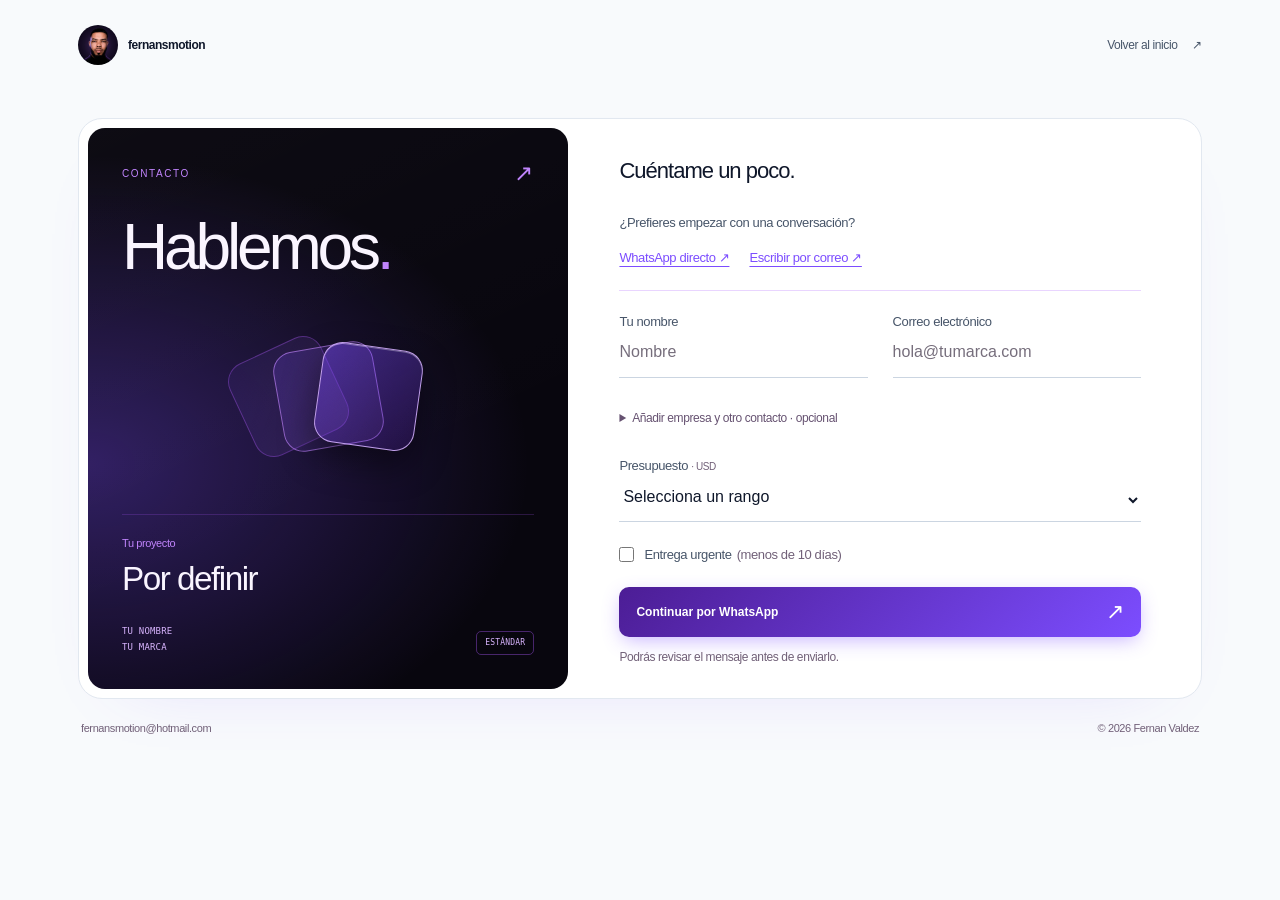
<file: contacto.html>
<!doctype html>
<html lang="es">
<head>
<meta charset="utf-8">
<meta name="viewport" content="width=device-width, initial-scale=1">
<title>Contacto — fernansmotion</title>
<meta name="description" content="Cuéntame sobre tu proyecto de motion design. Contacta con Fernan Valdez.">
<link rel="icon" href="assets/favicon.svg?v=f2" type="image/svg+xml">
<link rel="apple-touch-icon" href="assets/apple-touch-icon.png?v=f2">
<link rel="canonical" href="https://fernansmotion.com/contacto.html">
<link rel="stylesheet" href="assets/project-form.css?v=3">
<link rel="stylesheet" href="assets/identity.css?v=3">
<link rel="stylesheet" href="assets/refinements.css?v=20260930">
<meta property="og:type" content="website">
<meta property="og:title" content="Hablemos de tu producto — fernansmotion">
<meta property="og:description" content="Inicia una conversación sobre tu próximo proyecto de motion design.">
<meta property="og:url" content="https://fernansmotion.com/contacto.html">
<meta property="og:image" content="https://fernansmotion.com/assets/fernansmotion.jpg">
</head>
<body>
<nav class="contact-nav" aria-label="Principal">
  <a class="contact-brand" href="index.html"><img src="assets/fernansmotion-purple.jpg?v=purple" width="40" height="40" alt="">fernansmotion</a>
  <a href="index.html">Volver al inicio <span aria-hidden="true">↗</span></a>
</nav>
<main>
  <div class="contact-layout">
    <aside class="contact-preview" aria-label="Resumen del proyecto">
      <div class="preview-heading"><p class="eyebrow">Contacto <span>↗</span></p><h1>Hablemos<span>.</span></h1></div>
      <div class="motion-mark" aria-hidden="true"><i></i><i></i><i></i></div>
      <div class="project-summary">
        <p class="summary-label">Tu proyecto</p>
        <p id="project-preview-budget" class="card-budget">Por definir</p>
        <div class="card-bottom"><div><span id="project-preview-name">TU NOMBRE</span><span id="project-preview-company">TU MARCA</span></div><span id="project-preview-timing">ESTÁNDAR</span></div>
      </div>
    </aside>
    <form id="project-form" class="contact-form" action="https://wa.me/18098047825" method="get" target="_blank" rel="noopener noreferrer">
      <p class="form-intro">Cuéntame un poco.</p>
      <div class="direct-contact"><p>¿Prefieres empezar con una conversación?</p><a href="https://wa.me/18098047825?text=Hola%20Fernan%2C%20vi%20tu%20portafolio%20y%20me%20gustar%C3%ADa%20conversar%20sobre%20un%20proyecto%20de%20motion%20design." target="_blank" rel="noopener noreferrer">WhatsApp directo ↗</a><a href="mailto:fernansmotion@hotmail.com">Escribir por correo ↗</a></div>
      <div class="form-row">
        <div class="field"><label for="project-name">Tu nombre</label><input id="project-name" name="name" autocomplete="name" placeholder="Nombre" maxlength="100" required></div>
        <div class="field"><label for="project-email">Correo electrónico</label><input id="project-email" name="email" type="email" autocomplete="email" placeholder="hola@tumarca.com" maxlength="180" required></div>
      </div>
      <details class="optional-details"><summary>Añadir empresa y otro contacto · opcional</summary>
      <div class="field"><label for="project-contact">WhatsApp o Telegram <span>· opcional</span></label><input id="project-contact" name="contact" autocomplete="tel" placeholder="Número o usuario" maxlength="100"></div>
      <div class="field"><label for="project-company">Empresa o sitio web <span>· opcional</span></label><input id="project-company" name="company" autocomplete="organization" placeholder="Tu marca" maxlength="200"></div>
      </details>
      <div class="field"><label for="project-budget">Presupuesto <span>· USD</span></label><select id="project-budget" name="budget" required><option value="" disabled selected>Selecciona un rango</option><option>US$201–US$500</option><option>US$501–US$1,000</option><option>US$1,001–US$2,500</option><option>Más de US$2,500</option><option>Por definir · más de US$200</option></select></div>
      <label class="rush"><input type="checkbox" name="rush">Entrega urgente <span>(menos de 10 días)</span></label>
      <button class="submit" type="submit">Continuar por WhatsApp <span aria-hidden="true">↗</span></button>
      <p class="form-note">Podrás revisar el mensaje antes de enviarlo.</p>
      <p id="project-status" class="form-status" role="status" hidden>Consulta lista. <a id="project-whatsapp-link" target="_blank" rel="noopener noreferrer">Abrir WhatsApp ↗</a></p>
      <noscript><p class="form-note"><a href="https://wa.me/18098047825?text=Hola%20Fernan%2C%20vi%20tu%20portafolio%20y%20me%20gustar%C3%ADa%20conversar%20sobre%20un%20proyecto%20de%20motion%20design.">Escríbeme por WhatsApp ↗</a></p></noscript>
    </form>

  </div>
  <footer><a href="mailto:fernansmotion@hotmail.com">fernansmotion@hotmail.com</a><span>© 2026 Fernan Valdez</span></footer>
</main>
<script src="assets/smooth-scroll.js?v=20260930"></script>
<script src="assets/project-form.js?v=3"></script>
<script src="assets/cursor-motion.js?v=20260930"></script>
</body>
</html>
</file>
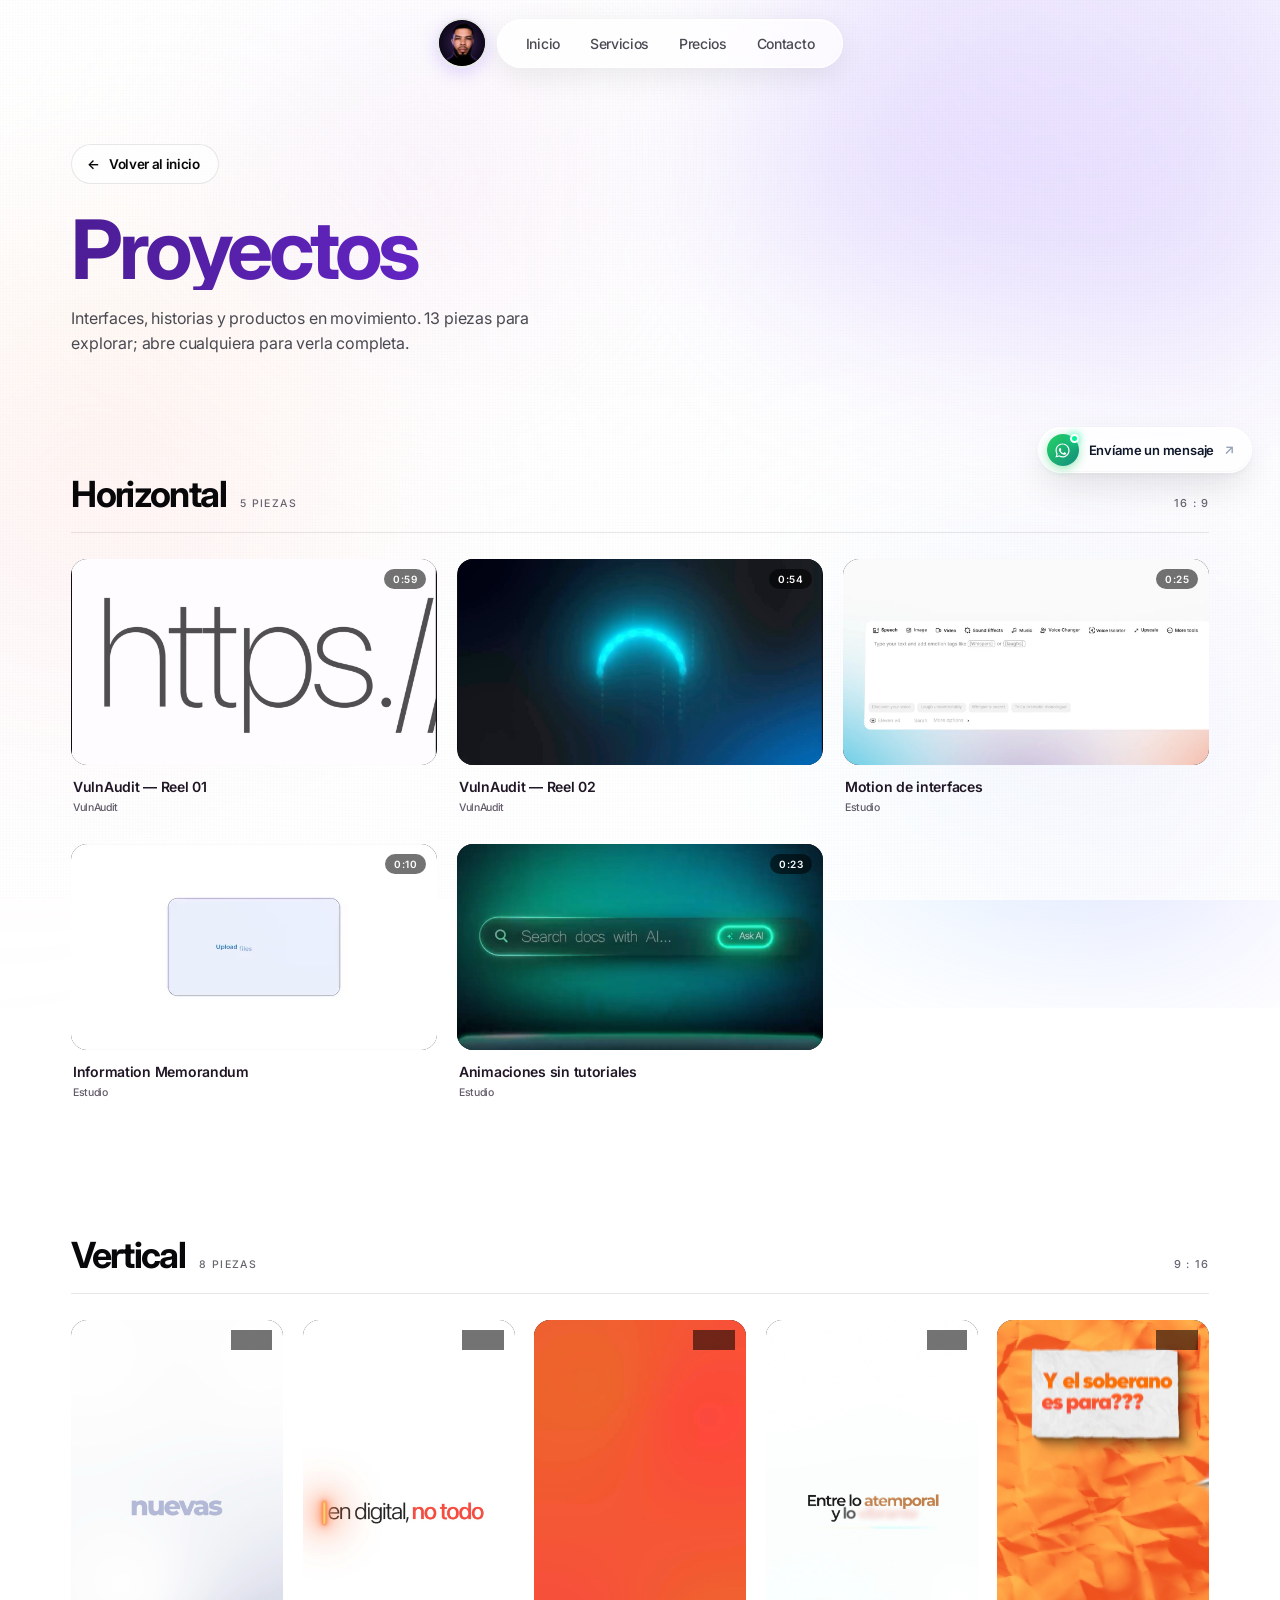
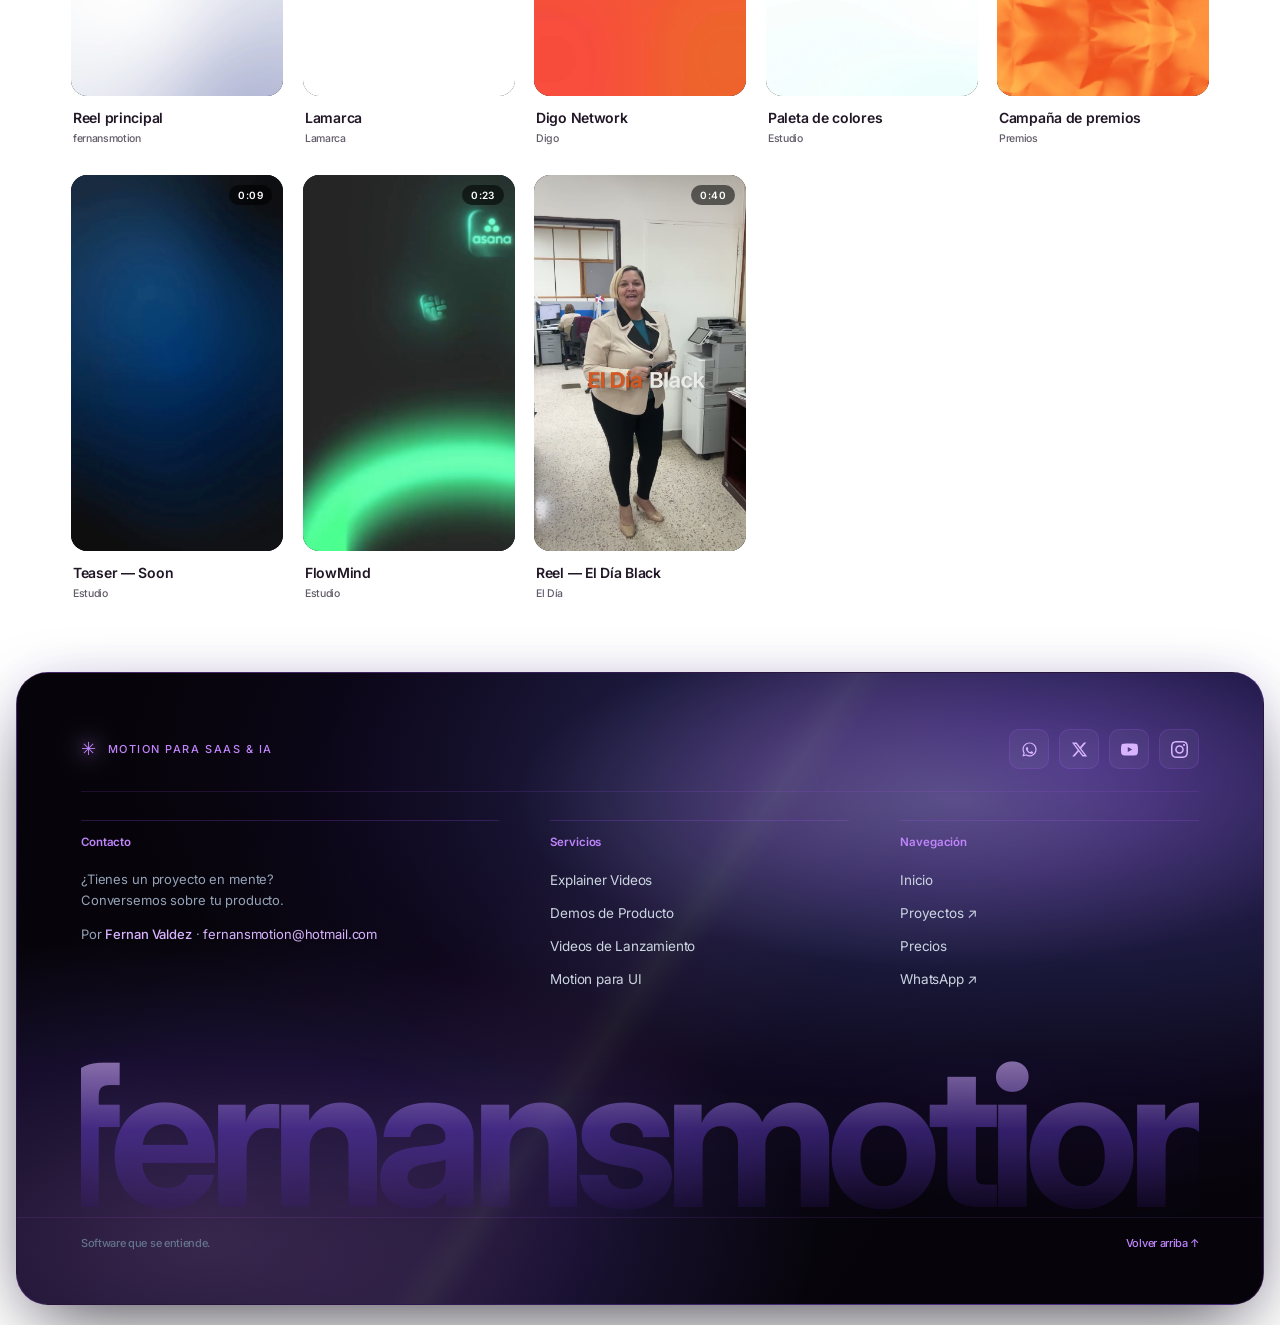
<file: proyectos.html>
<!DOCTYPE html>
<html lang="es">
<head>
<meta charset="UTF-8">
<meta name="viewport" content="width=device-width, initial-scale=1.0">
<title>Proyectos de Motion Design | fernansmotion — Fernan Valdez</title>
<meta name="description" content="Explora el portafolio de fernansmotion: animación de interfaces, demos, explainer videos y lanzamientos. Mira proyectos en formato horizontal y vertical.">
<link rel="icon" href="assets/favicon.svg?v=f2" type="image/svg+xml">
<link rel="apple-touch-icon" href="assets/apple-touch-icon.png?v=f2">
<meta name="author" content="Fernan Valdez">
<meta name="robots" content="index, follow, max-image-preview:large">
<meta property="og:site_name" content="fernansmotion">
<meta name="twitter:card" content="summary">
<meta name="twitter:title" content="Proyectos de Motion Design y Videos SaaS | fernansmotion">
<meta name="twitter:description" content="Explora el portafolio de fernansmotion: animación de interfaces, demos, explainer videos y lanzamientos. Mira proyectos en formato horizontal y vertical.">
<script type="application/ld+json">{"@context": "https://schema.org", "@graph": [{"@type": "Person", "@id": "https://fernansmotion.com/#fernansmotion", "name": "Fernan Valdez", "alternateName": "fernansmotion", "jobTitle": "Motion Designer", "email": "fernansmotion@hotmail.com", "knowsAbout": ["Motion design", "SaaS", "Explainer videos", "Videos de lanzamiento", "Animación de interfaces"]}, {"@type": "CollectionPage", "name": "Proyectos de fernansmotion", "inLanguage": "es", "description": "Explora el portafolio de fernansmotion: animación de interfaces, demos, explainer videos y lanzamientos. Mira proyectos en formato horizontal y vertical."}]}</script>
<meta name="theme-color" content="#ffffff">
<meta property="og:type" content="website">
<meta property="og:locale" content="es_DO">
<meta property="og:title" content="Proyectos de Motion Design y Videos SaaS | fernansmotion">
<meta property="og:description" content="Explora el portafolio de fernansmotion: animación de interfaces, demos, explainer videos y lanzamientos. Mira proyectos en formato horizontal y vertical.">
<meta property="og:image" content="https://fernansmotion.com/assets/fernansmotion.jpg">
<meta name="twitter:image" content="https://fernansmotion.com/assets/fernansmotion.jpg">
<link rel="preconnect" href="https://fonts.googleapis.com">
<link rel="preconnect" href="https://fonts.gstatic.com" crossorigin>
<link href="https://fonts.googleapis.com/css2?family=Inter:wght@400;500;600;700&display=swap" rel="stylesheet">
<style>
/* ============================================================
   fernansmotion — base
   ============================================================ */
*, *::before, *::after { box-sizing: border-box; }

:root {
  --bg: #ffffff;
  --ink: #08080a;
  --ink-soft: #4a4a52;
  --muted: #b6b6bd;
  --faint: #ececef;
  --line: rgba(0,0,0,0.09);
  --violet: #7c4dff;
  --lilac: #c084fc;
  --radius-card: 26px;
  --pad: clamp(18px, 4vw, 56px);
  --maxw: 1240px;
}

html { scroll-behavior: smooth; -webkit-text-size-adjust: 100%; overflow-x: hidden; }

body {
  margin: 0;
  background: var(--bg);
  color: var(--ink);
  font-family: -apple-system, "SF Pro Display", BlinkMacSystemFont, "Inter", system-ui, sans-serif;
  font-weight: 500;
  letter-spacing: -0.02em;
  -webkit-font-smoothing: antialiased;
  overflow-x: hidden;
}

a { color: inherit; text-decoration: none; }
button { font: inherit; color: inherit; border: 0; background: none; cursor: pointer; }
img, video { display: block; max-width: 100%; }

::selection { background: rgba(124, 77, 255, 0.2); color: #1e1b4b; }

:focus-visible { outline: 2px solid #7c4dff; outline-offset: 3px; border-radius: 6px; }

.wrap { max-width: var(--maxw); margin: 0 auto; padding: 0 var(--pad); position: relative; z-index: 2; }

.skip {
  position: absolute; left: 16px; top: -80px; z-index: 999;
  background: var(--ink); color: #fff; padding: 12px 20px; border-radius: 999px;
  font-size: 14px; font-weight: 600; transition: top .2s ease;
}
.skip:focus { top: 16px; }

/* ============================================================
   FONDO — shapes con fast box blur
   Cuadros suaves y desenfocados que derivan lento detrás de todo.
   El blur en cajas (no círculos) conserva el borde recto del
   Fast Box Blur de After Effects.
   ============================================================ */
.bg-layer {
  position: fixed;
  inset: -12vh 0;      /* margen vertical para el paralaje del scroll */
  z-index: 0;
  pointer-events: none;
  overflow: hidden;
  contain: layout style;
}

/* Barra de progreso de lectura */
.progreso {
  position: fixed; top: 0; left: 0; right: 0; height: 2.5px; z-index: 95;
  transform: scaleX(0); transform-origin: 0 50%;
  background: linear-gradient(90deg, #4c1d95 0%, #7c4dff 45%, #c084fc 80%, #ffffff 100%);
  box-shadow: 0 0 12px rgba(124, 77, 255, 0.6);
  pointer-events: none;
}

.shape {
  position: absolute;
  border-radius: 14%;
  filter: blur(var(--blur, 90px));
  opacity: var(--op, 0.5);
  will-change: transform;
  animation: drift var(--dur, 34s) ease-in-out infinite;
  animation-delay: var(--delay, 0s);
}

.shape-1 {
  width: 44vw; height: 40vw; min-width: 380px; min-height: 340px;
  top: -6%; right: -6%;
  background: linear-gradient(140deg, #b79cff 0%, #7c4dff 100%);
  --blur: 100px; --op: 0.42; --dur: 38s;
  transform: rotate(14deg);
}

.shape-2 {
  width: 34vw; height: 34vw; min-width: 300px; min-height: 300px;
  top: 34%; left: -10%;
  background: linear-gradient(210deg, #ffd9a0 0%, #ff9ec4 100%);
  --blur: 110px; --op: 0.4; --dur: 46s; --delay: -12s;
  transform: rotate(-22deg);
}

.shape-3 {
  width: 30vw; height: 26vw; min-width: 260px; min-height: 230px;
  top: 62%; right: 2%;
  background: linear-gradient(60deg, #a5e8ff 0%, #8f7bff 100%);
  --blur: 95px; --op: 0.38; --dur: 30s; --delay: -20s;
  transform: rotate(8deg);
}

.shape-4 {
  width: 22vw; height: 22vw; min-width: 200px; min-height: 200px;
  top: 12%; left: 22%;
  background: linear-gradient(130deg, #d3c4ff 0%, #ffc6dd 100%);
  --blur: 100px; --op: 0.35; --dur: 52s; --delay: -5s;
  transform: rotate(30deg);
}

/* --bg-y lo actualiza el scroll: los shapes van a otro ritmo que el contenido */
@keyframes drift {
  0%, 100% { transform: translate3d(0, var(--bg-y, 0px), 0) rotate(12deg) scale(1); }
  33%      { transform: translate3d(4vw, calc(-3vh + var(--bg-y, 0px)), 0) rotate(20deg) scale(1.08); }
  66%      { transform: translate3d(-3vw, calc(4vh + var(--bg-y, 0px)), 0) rotate(4deg) scale(0.95); }
}

/* Velo blanco: mantiene el texto legible sobre los shapes */
.bg-veil {
  position: fixed; inset: 0; z-index: 1; pointer-events: none;
  background: radial-gradient(115% 75% at 50% 22%, rgba(255,255,255,0.34) 0%, rgba(255,255,255,0.62) 52%, rgba(255,255,255,0.78) 100%);
}

/* Grano fino, para que el degradado no se vea plano */
.bg-grain {
  position: fixed; inset: 0; z-index: 1; pointer-events: none; opacity: 0.5;
  background-image:
    linear-gradient(rgba(0,0,0,0.014) 1px, transparent 1px),
    linear-gradient(90deg, rgba(0,0,0,0.014) 1px, transparent 1px);
  background-size: 3px 3px;
}

/* ============================================================
   NAV — píldora flotante
   ============================================================ */
.nav {
  position: fixed; top: 18px; left: 0; right: 0; z-index: 90;
  display: flex; justify-content: center; align-items: center; gap: 10px;
  padding: 0 16px;
}

.nav-avatar {
  width: 50px; height: 50px; border-radius: 999px; flex-shrink: 0;
  background: linear-gradient(140deg, #1a1a20 0%, #000 100%);
  color: #fff;
  display: flex; align-items: center; justify-content: center;
  font-size: 21px; font-weight: 700; letter-spacing: -0.06em;
  border: 3px solid rgba(255,255,255,0.85);
  box-shadow: 0 6px 22px rgba(0,0,0,0.14);
  transition: transform .35s cubic-bezier(.22,1,.36,1);
}
.nav-avatar:hover { transform: scale(1.06) rotate(-4deg); }

.nav-pill {
  display: flex; align-items: center; gap: clamp(14px, 3vw, 30px);
  padding: 15px clamp(18px, 4vw, 28px);
  border-radius: 999px;
  background: rgba(255,255,255,0.72);
  backdrop-filter: blur(20px) saturate(1.6);
  -webkit-backdrop-filter: blur(20px) saturate(1.6);
  border: 1px solid rgba(255,255,255,0.9);
  box-shadow: 0 8px 30px rgba(0,0,0,0.08), 0 1px 0 rgba(255,255,255,0.9) inset;
}
.nav-pill a {
  font-size: 14px; font-weight: 500; color: var(--ink-soft);
  white-space: nowrap; position: relative; transition: color .2s ease;
}
.nav-pill a:hover { color: var(--ink); }
.nav-pill a::after {
  content: ''; position: absolute; left: 0; bottom: -5px; height: 1.5px; width: 0;
  background: var(--ink); transition: width .3s cubic-bezier(.22,1,.36,1);
}
.nav-pill a:hover::after { width: 100%; }


/* ============================================================
   Títulos de sección con esquinas
   ============================================================ */
section { position: relative; z-index: 2; }

.sec-head { position: relative; display: inline-block; padding: 16px 26px 22px; margin-bottom: clamp(30px, 5vw, 52px); }
.sec-head h2 {
  margin: 0; font-size: clamp(32px, 5.6vw, 62px);
  font-weight: 700; letter-spacing: -0.05em; line-height: 0.98;
}
.sec-head .label {
  display: block; margin-top: 8px;
  font-size: 10.5px; letter-spacing: 0.14em; font-weight: 500;
  color: var(--muted); text-transform: uppercase;
}
.sec-head i {
  position: absolute; width: 13px; height: 13px; border: 1px solid rgba(0,0,0,0.22);
}
.sec-head i.tl { top: 0; left: 0; border-right: 0; border-bottom: 0; }
.sec-head i.tr { top: 0; right: 0; border-left: 0; border-bottom: 0; }
.sec-head i.bl { bottom: 0; left: 0; border-right: 0; border-top: 0; }
.sec-head i.br { bottom: 0; right: 0; border-left: 0; border-top: 0; }


.wl-chip {
  font-size: 10.5px; letter-spacing: 0.08em; text-transform: uppercase;
  padding: 5px 11px; border-radius: 999px; border: 1px solid var(--line);
  color: var(--ink-soft); background: rgba(255,255,255,0.55);
}

/* ============================================================
   CONTACTO + FOOTER
   ============================================================ */
.contact { padding: 0 0 clamp(60px, 9vw, 110px); }
.contact-card {
  border-radius: 34px; padding: clamp(30px, 5vw, 62px);
  background: rgba(255,255,255,0.66);
  border: 1px solid rgba(255,255,255,0.9);
  box-shadow: 0 30px 70px -34px rgba(0,0,0,0.28);
  backdrop-filter: blur(16px); -webkit-backdrop-filter: blur(16px);
}
.contact-card h2 { margin: 0 0 14px; font-size: clamp(28px, 5vw, 54px); font-weight: 700; letter-spacing: -0.05em; line-height: 1.02; }
.contact-card p { margin: 0 0 26px; font-size: 15.5px; line-height: 1.6; color: var(--ink-soft); font-weight: 400; letter-spacing: -0.01em; max-width: 46ch; }
.contact-actions { display: flex; flex-wrap: wrap; gap: 11px; }

footer { padding: 0 0 30px; position: relative; z-index: 2; }
.foot-grid { display: grid; grid-template-columns: 1.4fr 1fr 1fr; gap: 30px; padding: clamp(34px, 5vw, 56px) 0 clamp(30px, 5vw, 46px); border-top: 1px solid var(--line); }
.foot-col h4 { margin: 0 0 14px; font-size: 10.5px; letter-spacing: 0.12em; text-transform: uppercase; color: var(--muted); font-weight: 500; }
.foot-col a, .foot-col div { display: block; font-size: 14.5px; margin-bottom: 9px; color: var(--ink-soft); transition: color .2s ease; letter-spacing: -0.015em; }
.foot-col a:hover { color: var(--ink); }
.foot-mail { font-size: clamp(20px, 3.2vw, 30px) !important; font-weight: 600; letter-spacing: -0.04em; color: var(--ink) !important; }

.wordmark {
  font-size: clamp(52px, 15.5vw, 230px); font-weight: 700; letter-spacing: -0.06em;
  line-height: 0.8; color: var(--faint); text-align: center;
  padding-bottom: 6px; user-select: none;
}
.foot-legal { display: flex; justify-content: space-between; flex-wrap: wrap; gap: 10px; padding-top: 22px; font-size: 12px; color: var(--muted); letter-spacing: -0.01em; }


.rv { opacity: 0; transform: translateY(26px); transition: opacity .8s cubic-bezier(.22,1,.36,1), transform .8s cubic-bezier(.22,1,.36,1); }
.rv.in { opacity: 1; transform: none; }


/* ============================================================
   CABECERA DE LA PÁGINA
   ============================================================ */
.pg-head { padding: clamp(120px, 16vh, 175px) 0 clamp(30px, 5vw, 54px); }

.volver {
  display: inline-flex; align-items: center; gap: 9px; margin-bottom: 26px;
  height: 40px; padding: 0 18px 0 15px; border-radius: 999px;
  border: 1px solid var(--line); background: rgba(255,255,255,0.62);
  font-size: 13.5px; font-weight: 600;
  transition: background .25s ease, transform .28s cubic-bezier(.22,1,.36,1);
}
.volver:hover { background: #fff; transform: translateX(-3px); }

.pg-title {
  margin: 0; font-size: clamp(40px, 7.4vw, 82px);
  font-weight: 700; letter-spacing: -0.055em; line-height: 0.98;
  background: linear-gradient(100deg,
    #4c1d95 0%, #6d28d9 18%, #8b5cf6 38%,
    #c4a3ff 52%, #8b5cf6 66%, #6d28d9 84%, #4c1d95 100%);
  background-size: 260% 100%;
  -webkit-background-clip: text; background-clip: text;
  -webkit-text-fill-color: transparent; color: transparent;
  animation: handle-sweep 11s ease-in-out infinite;
}
@keyframes handle-sweep {
  0%, 100% { background-position: 0% 50%; }
  50%      { background-position: 100% 50%; }
}
.pg-sub { margin: 16px 0 0; max-width: 46ch; font-size: 16px; line-height: 1.55;
  color: var(--ink-soft); font-weight: 400; letter-spacing: -0.01em; }

/* ============================================================
   BLOQUES POR FORMATO
   Cada orientación lleva su propia retícula: las horizontales
   piden columnas anchas y las verticales columnas estrechas.
   Mezclarlas en una sola dejaba huecos y alturas dispares.
   ============================================================ */
.bloque { padding: clamp(34px, 5.5vw, 62px) 0; scroll-margin-top: 92px; }

.bloque-top {
  display: flex; align-items: baseline; gap: 14px;
  padding-bottom: 16px; margin-bottom: clamp(18px, 2.6vw, 26px);
  border-bottom: 1px solid var(--line);
}
.bloque-top h2 { margin: 0; font-size: clamp(23px, 3.4vw, 36px); font-weight: 700; letter-spacing: -0.045em; }
.bloque-top .n {
  font-size: 10.5px; letter-spacing: 0.13em; text-transform: uppercase;
  color: var(--muted); font-weight: 500;
}
.bloque-top .prop { margin-left: auto; font-size: 11px; letter-spacing: 0.1em; color: var(--muted); }

.rej { display: grid; gap: clamp(12px, 1.7vw, 20px); align-items: start; }
.rej.h { grid-template-columns: repeat(auto-fill, minmax(min(100%, 340px), 1fr)); }
.rej.v { grid-template-columns: repeat(auto-fill, minmax(min(100%, 190px), 1fr)); }

/* En el teléfono las verticales van de dos en dos: a una sola columna
   cada tarjeta mide casi 600px de alto y la página se vuelve eterna. */
@media (max-width: 620px) {
  .rej.v { grid-template-columns: repeat(2, 1fr); }
}

.pieza {
  position: relative; overflow: hidden; cursor: pointer;
  border-radius: 16px; background: #0d0d10;
  border: 1px solid rgba(255,255,255,0.7);
  box-shadow: 0 16px 36px -22px rgba(0,0,0,0.35);
  transition: transform .45s cubic-bezier(.22,1,.36,1), box-shadow .45s ease;
}
.pieza:hover { transform: translateY(-5px); box-shadow: 0 26px 52px -22px rgba(0,0,0,0.45); }
.pieza.h { aspect-ratio: 16 / 9; }
.pieza.v { aspect-ratio: 9 / 16; }
.pieza video { width: 100%; height: 100%; object-fit: cover; }

.pieza-veil {
  position: absolute; inset: 0;
  background: linear-gradient(180deg, rgba(0,0,0,0) 42%, rgba(0,0,0,0.76) 100%);
  opacity: 0; transition: opacity .4s ease;
}
.pieza:hover .pieza-veil { opacity: 1; }

.pieza-meta {
  position: absolute; left: 12px; right: 12px; bottom: 11px; z-index: 2; color: #fff;
  opacity: 0; transform: translateY(7px);
  transition: opacity .4s ease, transform .4s cubic-bezier(.22,1,.36,1);
}
.pieza:hover .pieza-meta { opacity: 1; transform: none; }
.pieza-meta b { display: block; font-size: 13px; font-weight: 600; letter-spacing: -0.02em; }
.pieza-meta span { font-size: 10.5px; color: rgba(255,255,255,0.72); }

.pieza-play {
  position: absolute; top: 50%; left: 50%; z-index: 2;
  width: 50px; height: 50px; border-radius: 999px;
  transform: translate(-50%,-50%) scale(0.7); opacity: 0;
  background: rgba(255,255,255,0.94);
  display: flex; align-items: center; justify-content: center;
  font-size: 14px; color: #08080a; padding-left: 3px;
  box-shadow: 0 8px 24px rgba(0,0,0,0.3);
  transition: opacity .35s ease, transform .45s cubic-bezier(.22,1,.36,1);
}
.pieza:hover .pieza-play { opacity: 1; transform: translate(-50%,-50%) scale(1); }

.pieza-dur {
  position: absolute; top: 10px; right: 11px; z-index: 2;
  padding: 4px 9px; border-radius: 999px;
  background: rgba(0,0,0,0.55); backdrop-filter: blur(8px);
  color: #fff; font-size: 10px; font-weight: 600; letter-spacing: 0.04em;
}

/* ============================================================
   POPUP
   ============================================================ */
.lb { position: fixed; inset: 0; z-index: 200; display: flex; align-items: center; justify-content: center; padding: clamp(14px, 3vw, 40px); }
.lb[hidden] { display: none; }

.lb-bg {
  position: absolute; inset: 0;
  background: rgba(12, 10, 20, 0.62);
  backdrop-filter: blur(14px); -webkit-backdrop-filter: blur(14px);
  animation: lb-in .35s ease both;
}
@keyframes lb-in { from { opacity: 0; } to { opacity: 1; } }

.lb-box {
  position: relative; z-index: 2; display: flex; flex-direction: column;
  max-height: 100%; background: #fff; border-radius: 22px; overflow: hidden;
  box-shadow: 0 40px 90px -30px rgba(0,0,0,0.5);
  animation: lb-pop .42s cubic-bezier(.22,1,.36,1) both;
}
@keyframes lb-pop { from { opacity: 0; transform: translateY(22px) scale(0.97); } to { opacity: 1; transform: none; } }

.lb-box.h { width: min(1000px, 94vw); }
.lb-box.v { width: min(400px, 88vw); }

.lb-media { background: #0d0d10; position: relative; flex-shrink: 1; min-height: 0; }
.lb-media video { display: block; width: 100%; max-height: 72vh; object-fit: contain; }
.lb-box.v .lb-media video { max-height: 64vh; }

/* Vertical en pantalla ancha: la ficha va al lado del video, porque
   apilada el tope de altura recortaba antes que el ancho y quedaban
   franjas negras a los lados. */
@media (min-width: 780px) {
  .lb-box.v { flex-direction: row; width: auto; align-items: stretch; }
  .lb-box.v .lb-media { display: flex; flex-shrink: 0; }
  .lb-box.v .lb-media video { width: auto; height: 78vh; max-height: none; }
  .lb-box.v .lb-info { width: 330px; flex-shrink: 0; align-self: center; }
  .lb-box.v .lb-desc { max-width: none; }
}

.lb-x {
  position: absolute; top: 12px; right: 12px; z-index: 3;
  width: 38px; height: 38px; border-radius: 999px;
  background: rgba(255,255,255,0.92); font-size: 14px;
  display: flex; align-items: center; justify-content: center;
  box-shadow: 0 4px 14px rgba(0,0,0,0.24);
  transition: transform .25s cubic-bezier(.22,1,.36,1);
}
.lb-x:hover { transform: scale(1.1) rotate(90deg); }

.lb-info { padding: clamp(16px, 2.4vw, 26px); flex-shrink: 0; }
.lb-top { display: flex; align-items: flex-start; justify-content: space-between; gap: 14px; }
.lb-cli { font-size: 12px; font-weight: 600;
  background: linear-gradient(100deg, #7c4dff, #c084fc);
  -webkit-background-clip: text; background-clip: text; -webkit-text-fill-color: transparent; }
.lb-info h3 { margin: 3px 0 0; font-size: clamp(19px, 2.4vw, 26px); font-weight: 700; letter-spacing: -0.04em; }
.lb-dur { font-size: 11.5px; letter-spacing: 0.08em; color: var(--ink-soft); padding: 5px 11px; border: 1px solid var(--line); border-radius: 999px; white-space: nowrap; }
.lb-desc { margin: 12px 0 0; font-size: 14px; line-height: 1.55; color: var(--ink-soft); font-weight: 400; max-width: 62ch; }
.lb-tags { display: flex; flex-wrap: wrap; gap: 7px; margin-top: 14px; }

.lb-cta {
  display: inline-flex; align-items: center; gap: 9px; margin-top: 18px;
  height: 42px; padding: 0 20px; border-radius: 999px;
  background: var(--ink); color: #fff; font-size: 13.5px; font-weight: 600;
  transition: transform .25s cubic-bezier(.22,1,.36,1);
}
.lb-cta:hover { transform: translateY(-2px); }

@media (prefers-reduced-motion: reduce) {
  html { scroll-behavior: auto; }
  *, *::before, *::after { animation-duration: .01ms !important; animation-iteration-count: 1 !important; transition-duration: .01ms !important; }
  .rv { opacity: 1; transform: none; }
  .shape { animation: none; }
  .pg-title { animation: none; }
}

</style>
<link rel="stylesheet" href="assets/footer.css?v=20260930-2">
<link rel="stylesheet" href="assets/hover-effects.css?v=1">
<link rel="canonical" href="https://fernansmotion.com/proyectos.html">
<meta property="og:url" content="https://fernansmotion.com/proyectos.html">
<link rel="stylesheet" href="assets/identity.css?v=4">
<link rel="stylesheet" href="assets/refinements.css?v=20260930-5">
<noscript><style>.rv,.featured-card.slide { opacity:1; transform:none; } #fmt-tabs,#motion-toggle { display:none; }</style></noscript>
</head>
<body id="pagina">
<a class="skip" href="#lista">Ir a los proyectos</a>
<div class="progreso" id="progreso" aria-hidden="true"></div>

<div class="bg-layer" aria-hidden="true">
  <div class="shape shape-1"></div>
  <div class="shape shape-2"></div>
  <div class="shape shape-3"></div>
  <div class="shape shape-4"></div>
</div>
<div class="bg-veil" aria-hidden="true"></div>
<div class="bg-grain" aria-hidden="true"></div>

<nav class="nav" aria-label="Principal">
  <a href="index.html" class="nav-avatar" aria-label="fernansmotion, inicio"><img src="assets/fernansmotion-purple.jpg?v=purple" alt="Fernan Valdez" width="48" height="48"></a>
  <div class="nav-pill">
    <a href="index.html">Inicio</a>
    <a href="index.html#servicios">Servicios</a>
    <a href="index.html#precios">Precios</a>
    <a href="contacto.html">Contacto</a>
  </div>
</nav>

<header class="pg-head">
  <div class="wrap">
    <a class="volver" href="index.html"><span aria-hidden="true">←</span> Volver al inicio</a>
    <h1 class="pg-title">Proyectos</h1>
    <p class="pg-sub" id="pg-sub">Interfaces, historias y productos en movimiento. Explora las piezas y abre cualquiera para verla completa.</p>
  </div>
</header>

<main id="lista"><noscript><div class="wrap noscript-projects"><a href="assets/Work/REEL%20.mp4"><img src="assets/posters/reel.jpg" alt="" loading="lazy"><h3>Reel principal</h3><p>Showreel · Edición · 0:14</p><span>Reproducir video ↗</span></a><a href="assets/Work/Vulnaudit-1.mp4"><img src="assets/posters/vulnaudit-1.jpg" alt="" loading="lazy"><h3>VulnAudit — Reel 01</h3><p>Tech · 2D/3D · 0:59</p><span>Reproducir video ↗</span></a><a href="assets/Work/Vulnaudit-2.mp4"><img src="assets/posters/vulnaudit-2.jpg" alt="" loading="lazy"><h3>VulnAudit — Reel 02</h3><p>3D · Producto · 0:54</p><span>Reproducir video ↗</span></a><a href="assets/Work/Lamarca.mp4"><img src="assets/posters/lamarca.jpg" alt="" loading="lazy"><h3>Lamarca</h3><p>Marca · Comercial · 0:23</p><span>Reproducir video ↗</span></a><a href="assets/Work/digonetwork.mp4"><img src="assets/posters/digonetwork.jpg" alt="" loading="lazy"><h3>Digo Network</h3><p>Tech · Motion · 0:22</p><span>Reproducir video ↗</span></a><a href="assets/Work/Paleta%20de%20colores.mp4"><img src="assets/posters/paleta-de-colores.jpg" alt="" loading="lazy"><h3>Paleta de colores</h3><p>Color · Identidad · 0:15</p><span>Reproducir video ↗</span></a><a href="assets/Work/premios.mp4"><img src="assets/posters/premios.jpg" alt="" loading="lazy"><h3>Campaña de premios</h3><p>Evento · Campaña · 0:27</p><span>Reproducir video ↗</span></a><a href="assets/Work/motion-interface.mp4"><img src="assets/posters/motion-interface.jpg" alt="" loading="lazy"><h3>Motion de interfaces</h3><p>UI Motion · Composición · 0:25</p><span>Reproducir video ↗</span></a><a href="assets/Work/teaser-soon.mp4"><img src="assets/posters/teaser-soon.jpg" alt="" loading="lazy"><h3>Teaser — Soon</h3><p>Teaser · Tipografía · 0:09</p><span>Reproducir video ↗</span></a><a href="assets/Work/information-memorandum.mp4"><img src="assets/posters/information-memorandum.jpg" alt="" loading="lazy"><h3>Information Memorandum</h3><p>Editorial · Financiero · 0:10</p><span>Reproducir video ↗</span></a><a href="assets/Work/flowmind.mp4"><img src="assets/posters/flowmind.jpg" alt="" loading="lazy"><h3>FlowMind</h3><p>IA · SaaS · 0:23</p><span>Reproducir video ↗</span></a><a href="assets/Work/animaciones-sin-tutoriales.mp4"><img src="assets/posters/animaciones-sin-tutoriales.jpg" alt="" loading="lazy"><h3>Animaciones sin tutoriales</h3><p>Tutorial · Motion · 0:23</p><span>Reproducir video ↗</span></a></div></noscript>
  <section class="bloque">
    <div class="wrap">
      <div class="bloque-top">
        <h2>Horizontal</h2>
        <span class="n" id="n-h"></span>
        <span class="prop">16 : 9</span>
      </div>
      <div class="rej h" id="rej-h"></div>
    </div>
  </section>

  <section class="bloque">
    <div class="wrap">
      <div class="bloque-top">
        <h2>Vertical</h2>
        <span class="n" id="n-v"></span>
        <span class="prop">9 : 16</span>
      </div>
      <div class="rej v" id="rej-v"></div>
    </div>
  </section>
</main>

<footer class="fm-footer">
  <div class="fm-footer-inner">

    <!-- Barra superior: Tag a la izquierda y Redes en esquina superior derecha -->
    <div class="fm-top-bar">
      <div class="fm-top-tag">
        <span class="fm-spark" aria-hidden="true">✳</span>
        <span>Motion para SaaS &amp; IA</span>
      </div>
      <!-- Redes sociales en la esquina superior derecha -->
      <div class="fm-social-row fm-social-top" role="group" aria-label="Redes sociales">
        <!-- WhatsApp -->
        <a class="fm-social-btn" href="https://wa.me/18098047825?text=Hola%20Fernan%2C%20vi%20tu%20portafolio%20y%20me%20gustar%C3%ADa%20conversar%20sobre%20un%20proyecto%20de%20motion%20design." target="_blank" rel="noopener noreferrer" aria-label="WhatsApp">
          <svg viewBox="0 0 24 24" aria-hidden="true"><path d="M12.04 2c-5.46 0-9.91 4.45-9.91 9.91 0 1.75.46 3.45 1.32 4.95L2.05 22l5.25-1.38c1.45.79 3.08 1.21 4.74 1.21 5.46 0 9.91-4.45 9.91-9.91 0-2.65-1.03-5.14-2.9-7.01A9.816 9.816 0 0 0 12.04 2zm.01 1.67c2.2 0 4.26.86 5.82 2.42a8.225 8.225 0 0 1 2.41 5.83c0 4.54-3.7 8.24-8.24 8.24-1.48 0-2.93-.4-4.2-1.15l-.3-.18-3.12.82.83-3.04-.2-.31a8.196 8.196 0 0 1-1.26-4.38c0-4.54 3.7-8.24 8.24-8.24zm4.52 11.66c-.25-.13-1.47-.72-1.7-.81-.23-.08-.39-.13-.56.13-.17.25-.64.81-.79.97-.14.17-.29.19-.54.06-.25-.13-1.06-.39-2.03-1.25-.75-.67-1.26-1.5-1.41-1.75-.15-.25-.02-.39.11-.51.11-.11.25-.29.38-.44.12-.14.17-.25.25-.42.08-.17.04-.31-.02-.44-.06-.13-.56-1.35-.77-1.85-.2-.49-.41-.42-.56-.43h-.48c-.17 0-.44.06-.67.31-.23.25-.88.86-.88 2.1 0 1.24.9 2.44 1.03 2.61.12.17 1.77 2.71 4.29 3.8.6.26 1.07.41 1.44.53.61.19 1.16.17 1.6.1.49-.07 1.47-.6 1.68-1.18.21-.59.21-1.09.15-1.18-.07-.1-.23-.17-.48-.29z"/></svg>
        </a>
        <!-- X (Twitter) -->
        <a class="fm-social-btn" href="https://x.com/fernansmotion" target="_blank" rel="noopener noreferrer" aria-label="X / Twitter">
          <svg viewBox="0 0 24 24" aria-hidden="true"><path d="M18.244 2.25h3.308l-7.227 8.26 8.502 11.24H16.17l-5.214-6.817L4.99 21.75H1.68l7.73-8.835L1.254 2.25H8.08l4.713 6.231zm-1.161 17.52h1.833L7.084 4.126H5.117z"/></svg>
        </a>
        <!-- YouTube -->
        <a class="fm-social-btn" href="https://www.youtube.com/@fernansmotion" target="_blank" rel="noopener noreferrer" aria-label="YouTube">
          <svg viewBox="0 0 24 24" aria-hidden="true"><path d="M23.498 6.186a3.016 3.016 0 0 0-2.122-2.136C19.505 3.545 12 3.545 12 3.545s-7.505 0-9.377.505A3.017 3.017 0 0 0 .502 6.186C0 8.07 0 12 0 12s0 3.93.502 5.814a3.016 3.016 0 0 0 2.122 2.136c1.871.505 9.376.505 9.376.505s7.505 0 9.377-.505a3.015 3.015 0 0 0 2.122-2.136C24 15.93 24 12 24 12s0-3.93-.502-5.814zM9.545 15.568V8.432L15.818 12l-6.273 3.568z"/></svg>
        </a>
        <!-- Instagram -->
        <a class="fm-social-btn" href="https://www.instagram.com/fernansmotion/" target="_blank" rel="noopener noreferrer" aria-label="Instagram">
          <svg viewBox="0 0 24 24" aria-hidden="true"><path d="M12 2.163c3.204 0 3.584.012 4.85.07 3.252.148 4.771 1.691 4.919 4.919.058 1.265.069 1.645.069 4.849 0 3.205-.012 3.584-.069 4.849-.149 3.225-1.664 4.771-4.919 4.919-1.266.058-1.644.07-4.85.07-3.204 0-3.584-.012-4.849-.07-3.26-.149-4.771-1.699-4.919-4.92-.058-1.265-.07-1.644-.07-4.849 0-3.204.013-3.583.07-4.849.149-3.227 1.664-4.771 4.919-4.919 1.266-.057 1.645-.069 4.849-.069zm0-2.163c-3.259 0-3.667.014-4.947.072-4.358.2-6.78 2.618-6.98 6.98-.059 1.281-.073 1.689-.073 4.948 0 3.259.014 3.668.072 4.948.2 4.358 2.618 6.78 6.98 6.98 1.281.058 1.689.072 4.948.072 3.259 0 3.668-.014 4.948-.072 4.354-.2 6.782-2.618 6.979-6.98.059-1.28.073-1.689.073-4.948 0-3.259-.014-3.667-.072-4.947-.196-4.354-2.617-6.78-6.979-6.98-1.281-.059-1.69-.073-4.949-.073zm0 5.838c-3.403 0-6.162 2.759-6.162 6.162s2.759 6.163 6.162 6.163 6.162-2.759 6.162-6.163c0-3.403-2.759-6.162-6.162-6.162zm0 10.162c-2.209 0-4-1.79-4-4 0-2.209 1.791-4 4-4s4 1.791 4 4c0 2.21-1.791 4-4 4zm6.406-11.845c-.796 0-1.441.645-1.441 1.44s.645 1.44 1.441 1.44c.795 0 1.439-.645 1.439-1.44s-.644-1.44-1.439-1.44z"/></svg>
        </a>
      </div>
    </div>

    <!-- Grid estilo Fargo: 3 Columnas principales -->
    <div class="fm-columns">

      <!-- Columna 1: Contacto -->
      <div class="fm-col">
        <span class="fm-col-header">Contacto</span>
        <p class="fm-col-desc">
          ¿Tienes un proyecto en mente?<br>
          Conversemos sobre tu producto.
        </p>
        <p class="fm-col-desc" style="margin-top: 14px;">
          Por <strong>Fernan Valdez</strong> · <a href="mailto:fernansmotion@hotmail.com">fernansmotion@hotmail.com</a>
        </p>
      </div>

      <!-- Columna 2: Servicios -->
      <div class="fm-col">
        <span class="fm-col-header">Servicios</span>
        <ul class="fm-link-list">
          <li><a href="index.html#servicios-explainer">Explainer Videos</a></li>
          <li><a href="index.html#servicios-demos">Demos de Producto</a></li>
          <li><a href="index.html#servicios-lanzamiento">Videos de Lanzamiento</a></li>
          <li><a href="index.html#servicios-ui">Motion para UI</a></li>
        </ul>
      </div>

      <!-- Columna 3: Navegación -->
      <div class="fm-col">
        <span class="fm-col-header">Navegación</span>
        <ul class="fm-link-list">
          <li><a href="index.html">Inicio</a></li>
          <li><a href="#lista">Proyectos ↗</a></li>
          <li><a href="index.html#precios">Precios</a></li>
          <li><a href="https://wa.me/18098047825?text=Hola%20Fernan%2C%20vi%20tu%20portafolio%20y%20me%20gustar%C3%ADa%20conversar%20sobre%20un%20proyecto%20de%20motion%20design." target="_blank" rel="noopener noreferrer">WhatsApp ↗</a></li>
        </ul>
      </div>

    </div>

    <!-- Wordmark gigante estilo Fargo al fondo -->
    <div class="fm-giant-wordmark-wrap" aria-hidden="true">
      <div class="fm-giant-wordmark">fernansmotion</div>
    </div>
  </div>

  <!-- Barra legal y regreso al inicio -->
  <div class="fm-sub-bar">
    <span>Software que se entiende.</span>
    <a href="#pagina">Volver arriba ↑</a>
  </div>
</footer>

<dialog class="lb" id="lb" aria-labelledby="lb-titulo">
  <div class="lb-bg" id="lb-bg"></div>
  <div class="lb-box" id="lb-box">
    <button class="lb-x" type="button" id="lb-x" aria-label="Cerrar">✕</button>
    <div class="lb-media"><video id="lb-video" controls playsinline preload="none"></video></div>
    <div class="lb-info">
      <div class="lb-top">
        <div>
          <div class="lb-cli" id="lb-cliente"></div>
          <h3 id="lb-titulo"></h3>
        </div>
        <div class="lb-dur" id="lb-dur"></div>
      </div>
      <p class="lb-desc" id="lb-desc"></p>
      <div class="lb-tags" id="lb-tags"></div>
      <dl class="project-facts" id="lb-facts"></dl>
      <a class="lb-cta" id="lb-cta" href="#" target="_blank" rel="noopener noreferrer">
        Hablemos de este proyecto <span aria-hidden="true">↗</span>
      </a>
    </div>
  </div>
</dialog>

<script src="assets/smooth-scroll.js?v=20260930-wa"></script>
<script src="assets/proyectos.js?v=20260930"></script>
<script src="assets/portfolio.js?v=20260930"></script>
<script src="assets/gallery.js?v=20260930" defer></script>
<script src="assets/hover-effects.js?v=20260930"></script>
<script src="assets/cursor-motion.js?v=20260930"></script>
</body>
</html>
</file>
<file: assets/footer.css>
/* ============================================================
   fernansmotion — Footer Obsidian & Colorama Purple Gradient
   Estilo editorial oscuro con gradiente violeta/lila estilo 4-color gradient
   de After Effects, destellos blancos luminosos y acentos ultravioleta.
   ============================================================ */

.fm-footer {
  position: relative;
  z-index: 2; /* Por encima del velo blanco fijo */
  isolation: isolate;
  overflow: hidden;
  margin: 0 16px 20px;
  border-radius: 32px;
  background-color: #06040a;
  background-image: 
    /* Nebulosa superior derecha: violeta ultravioleta */
    radial-gradient(ellipse 95% 85% at 85% 15%, rgba(124, 77, 255, 0.38) 0%, rgba(99, 102, 241, 0.20) 38%, rgba(46, 16, 101, 0.12) 65%, transparent 80%),
    /* Nebulosa inferior izquierda: lila / fucsia suave */
    radial-gradient(ellipse 70% 70% at 15% 90%, rgba(192, 132, 252, 0.26) 0%, rgba(124, 77, 255, 0.14) 42%, transparent 70%),
    /* Destello central blanco luminoso (Colorama starburst) */
    radial-gradient(ellipse 50% 38% at 75% 20%, rgba(255, 255, 255, 0.28) 0%, rgba(216, 180, 254, 0.20) 32%, transparent 70%);
  color: #faf5ff;
  border: 1px solid rgba(168, 85, 247, 0.22);
  box-shadow: 0 30px 80px -20px rgba(0, 0, 0, 0.7), 0 0 50px -10px rgba(124, 77, 255, 0.18);
}

/* Efecto haz de luz suave y orgánico (sheen sutil sin líneas duras) */
.fm-footer::before {
  content: '';
  position: absolute;
  inset: 0;
  background: linear-gradient(
    125deg,
    transparent 20%,
    rgba(124, 77, 255, 0.03) 38%,
    rgba(192, 132, 252, 0.07) 48%,
    rgba(255, 255, 255, 0.08) 50%,
    rgba(192, 132, 252, 0.06) 52%,
    rgba(99, 102, 241, 0.03) 60%,
    transparent 75%
  );
  mix-blend-mode: screen;
  pointer-events: none;
  z-index: 0;
}

/* Contenedor del contenido principal */
.fm-footer-inner {
  position: relative;
  z-index: 1;
  padding: clamp(32px, 4.5vw, 56px) clamp(24px, 5vw, 64px) 0;
}

/* ── Barra superior: Tag a la izquierda y Redes en esquina superior derecha ── */
.fm-top-bar {
  display: flex;
  justify-content: space-between;
  align-items: center;
  gap: 16px;
  padding-bottom: 22px;
  margin-bottom: 28px;
  border-bottom: 1px solid rgba(168, 85, 247, 0.15);
}

.fm-top-tag {
  display: flex;
  align-items: center;
  gap: 10px;
  font-size: 11px;
  letter-spacing: 0.14em;
  text-transform: uppercase;
  color: #c084fc;
  font-weight: 500;
}

.fm-spark {
  color: #c084fc;
  font-size: 18px;
  line-height: 1;
  filter: drop-shadow(0 0 8px #a855f7) drop-shadow(0 0 16px rgba(255, 255, 255, 0.8));
}

/* Grid de 3 columnas estilo Fargo */
.fm-columns {
  display: grid;
  grid-template-columns: 1.4fr 1fr 1fr;
  gap: clamp(24px, 4vw, 56px);
  padding-bottom: clamp(40px, 6vw, 70px);
}

/* Cada columna con su línea superior sutil */
.fm-col {
  display: flex;
  flex-direction: column;
}

.fm-col-header {
  font-size: 11.5px;
  font-weight: 600;
  letter-spacing: -0.01em;
  color: #c084fc;
  margin: 0 0 20px;
  padding-top: 14px;
  border-top: 1px solid rgba(168, 85, 247, 0.22);
  display: block;
}



/* ── Botón CTA previo (compatibilidad) ── */
.fm-cta-btn {
  display: inline-flex;
  align-items: center;
  gap: 10px;
  padding: 12px 22px;
  margin: 16px 0;
  border-radius: 999px;
  background: linear-gradient(135deg, #4c1d95 0%, #7c4dff 50%, #c084fc 100%);
  color: #ffffff !important;
  font-size: 13.5px;
  font-weight: 700;
  letter-spacing: -0.015em;
  text-decoration: none;
  box-shadow: 0 10px 28px -6px rgba(124, 77, 255, 0.65), 0 0 20px rgba(192, 132, 252, 0.4);
  border: 1px solid rgba(255, 255, 255, 0.6);
  transition: transform 0.25s ease, box-shadow 0.25s ease, background 0.25s ease;
  width: fit-content;
}

.fm-cta-btn:hover {
  transform: translateY(-2px);
  box-shadow: 0 16px 36px -6px rgba(124, 77, 255, 0.8), 0 0 28px rgba(192, 132, 252, 0.6);
  background: linear-gradient(135deg, #6d28d9 0%, #8b5cf6 45%, #e9d5ff 100%);
  color: #ffffff !important;
}

/* Indicador luminoso pulsante dentro del CTA */
.fm-cta-pulse {
  width: 8px;
  height: 8px;
  border-radius: 50%;
  background: #c084fc;
  box-shadow: 0 0 10px #c084fc, 0 0 16px #ffffff;
  position: relative;
  flex-shrink: 0;
}

.fm-cta-pulse::after {
  content: '';
  position: absolute;
  inset: -3px;
  border-radius: 50%;
  border: 1px solid #c084fc;
  animation: fm-pulse-ring 2s cubic-bezier(0.2, 0.8, 0.2, 1) infinite;
}

@keyframes fm-pulse-ring {
  0% { transform: scale(0.8); opacity: 1; }
  100% { transform: scale(2.2); opacity: 0; }
}

.fm-cta-arrow {
  display: inline-block;
  font-size: 15px;
  line-height: 1;
  transition: transform 0.25s ease;
}

.fm-cta-btn:hover .fm-cta-arrow {
  transform: translate(2px, -2px);
}

/* ── Iconos de redes sociales ── */
.fm-social-row {
  display: flex;
  align-items: center;
  gap: 10px;
  margin-bottom: 0;
}

.fm-social-btn {
  display: inline-flex;
  align-items: center;
  justify-content: center;
  width: 40px;
  height: 40px;
  border-radius: 10px;
  border: 1px solid rgba(168, 85, 247, 0.2);
  background: rgba(255, 255, 255, 0.04);
  color: #d8b4fe;
  text-decoration: none;
  transition: all 0.22s ease;
  box-sizing: border-box;
  padding: 0;
  margin: 0;
  flex-shrink: 0;
}

.fm-social-btn:hover {
  background: rgba(124, 77, 255, 0.24);
  border-color: rgba(192, 132, 252, 0.7);
  color: #ffffff;
  transform: translateY(-2px);
  box-shadow: 0 0 16px rgba(124, 77, 255, 0.4);
}

/* SVG centrado perfecto */
.fm-social-btn svg {
  display: block;
  width: 17px;
  height: 17px;
  fill: currentColor;
  margin: auto;
  pointer-events: none;
}

/* Textos informativos de la primera columna */
.fm-col-desc {
  margin: 0;
  font-size: 13px;
  line-height: 1.55;
  color: #94a3b8;
  font-weight: 400;
  letter-spacing: -0.01em;
}

.fm-col-desc strong {
  color: #d8b4fe;
  font-weight: 500;
}

.fm-col-desc a {
  color: #d8b4fe;
  text-decoration: none;
  transition: color 0.2s ease;
}

.fm-col-desc a:hover {
  color: #ffffff;
  text-shadow: 0 0 8px rgba(192, 132, 252, 0.6);
}

/* Enlaces de las columnas de navegación */
.fm-link-list {
  display: flex;
  flex-direction: column;
  gap: 13px;
  margin: 0;
  padding: 0;
  list-style: none;
}

.fm-link-list a,
.fm-link-list span {
  font-size: 13.5px;
  color: #cbd5e1;
  text-decoration: none;
  font-weight: 400;
  letter-spacing: -0.015em;
  transition: color 0.2s ease, transform 0.2s ease;
  display: inline-block;
  line-height: 1.2;
}

.fm-link-list a:hover {
  color: #c084fc;
  transform: translateX(2px);
  text-shadow: 0 0 10px rgba(124, 77, 255, 0.5);
}

.fm-link-list span {
  color: #64748b;
}

/* ── Wordmark gigante inferior estilo Fargo con degradado Colorama ── */
.fm-giant-wordmark-wrap {
  position: relative;
  width: 100%;
  overflow: hidden;
  user-select: none;
  pointer-events: none;
  display: flex;
  justify-content: center;
  align-items: flex-end;
  line-height: 0.78;
}

.fm-giant-wordmark {
  font-size: clamp(64px, 15.5vw, 240px);
  font-weight: 700;
  letter-spacing: -0.065em;
  margin: 0;
  padding: 0 0 4px;
  text-align: center;
  white-space: nowrap;
  background: linear-gradient(
    180deg,
    rgba(216, 180, 254, 0.6) 0%,
    rgba(124, 77, 255, 0.35) 45%,
    rgba(46, 16, 101, 0.14) 100%
  );
  -webkit-background-clip: text;
  background-clip: text;
  -webkit-text-fill-color: transparent;
  color: transparent;
  filter: drop-shadow(0 0 40px rgba(124, 77, 255, 0.2));
}

/* ── Barra inferior muy sutil ── */
.fm-sub-bar {
  display: flex;
  justify-content: space-between;
  align-items: center;
  flex-wrap: wrap;
  gap: 14px;
  padding: 18px clamp(24px, 5vw, 64px) 24px;
  border-top: 1px solid rgba(168, 85, 247, 0.12);
  font-size: 11px;
  color: #64748b;
  position: relative;
  z-index: 1;
}

.fm-sub-bar a {
  color: #c084fc;
  text-decoration: none;
  transition: color 0.2s ease, text-shadow 0.2s ease;
}

.fm-sub-bar a:hover {
  color: #ffffff;
  text-shadow: 0 0 8px rgba(192, 132, 252, 0.7);
}

/* Focus visible para accesibilidad */
.fm-footer a:focus-visible {
  outline: 2px solid #7c4dff;
  outline-offset: 4px;
  border-radius: 6px;
}

/* ── Responsive ── */
@media (max-width: 860px) {
  .fm-columns {
    grid-template-columns: 1fr 1fr;
    gap: 32px;
  }
  .fm-col:first-child {
    grid-column: 1 / -1;
  }
}

@media (max-width: 580px) {
  .fm-footer {
    margin: 0 10px 14px;
    border-radius: 24px;
  }
  .fm-footer-inner {
    padding: 32px 20px 0;
  }
  .fm-columns {
    grid-template-columns: 1fr;
    gap: 28px;
    padding-bottom: 36px;
  }
  .fm-col-header {
    margin-bottom: 18px;
    padding-top: 10px;
  }
  .fm-top-bar {
    flex-wrap: wrap;
    gap: 14px;
    padding-bottom: 18px;
    margin-bottom: 22px;
  }
  .fm-giant-wordmark {
    font-size: 16vw;
  }
  .fm-sub-bar {
    padding: 16px 20px 20px;
  }
}

@media (prefers-reduced-motion: reduce) {
  .fm-social-btn,
  .fm-link-list a,
  .fm-sub-bar a {
    transition: none;
  }
}
</file>
<file: assets/hover-effects.css>
:is(.btn-dark,.btn-line,.btn-ghost,.fmt,.lb-cta,.volver,.nav-pill a,.fm-orbit,.svc,.featured-card,.pieza,.pricing-card) { position: relative; }
/* Barrido cromático y lente de luz en violeta, lila y destellos blancos */
:is(.btn-dark,.btn-line,.btn-ghost,.fmt,.reel-mute,.featured-close,.lb-x,.lb-cta,.volver,.nav-pill a,.fm-orbit,.svc,.featured-card,.pieza,.pricing-card) {
  isolation: isolate;
  --lens-x: 50%;
  --lens-y: 50%;
}
:is(.btn-dark,.btn-line,.btn-ghost,.fmt,.reel-mute,.featured-close,.lb-x,.lb-cta,.volver,.nav-pill a,.fm-orbit,.svc,.featured-card,.pieza,.pricing-card)::after {
  content: '';
  position: absolute;
  inset: 0;
  z-index: 5;
  pointer-events: none;
  border-radius: inherit;
  clip-path: inset(0 round 16px);
  opacity: 0;
  background-image:
    radial-gradient(ellipse 100px 65px at var(--lens-x) var(--lens-y), #ffffffd8 0%, #e9d5ff90 22%, #7c4dff55 48%, transparent 74%),
    linear-gradient(110deg, transparent 24%, #4c1d9500 35%, #7c4dff66 43%, #d8b4feb5 48%, #ffffffeb 50%, #c084fca0 53%, #6b21a855 60%, transparent 72%);
  background-size: 100% 100%, 280% 100%;
  background-position: 0 0, 130% 0;
  background-repeat: no-repeat;
  mix-blend-mode: screen;
  transition: opacity .35s ease;
}
@media(hover:hover) {
  :is(.btn-dark,.btn-line,.btn-ghost,.fmt,.reel-mute,.featured-close,.lb-x,.lb-cta,.volver,.nav-pill a,.fm-orbit,.svc,.featured-card,.pieza,.pricing-card):hover::after {
    opacity: .85;
    animation: fm-light-sweep 1.15s cubic-bezier(.22,.65,.25,1) both;
  }
  :is(.svc,.featured-card,.pieza,.pricing-card):hover {
    box-shadow: 0 16px 42px -22px rgba(124, 77, 255, 0.55), 0 0 0 1px rgba(192, 132, 252, 0.6);
  }
}
@keyframes fm-light-sweep {
  from { background-position: 0 0, 130% 0; }
  to { background-position: 0 0, -100% 0; }
}
@media(prefers-reduced-motion:reduce) {
  :is(.btn-dark,.btn-line,.btn-ghost,.fmt,.reel-mute,.featured-close,.lb-x,.lb-cta,.volver,.nav-pill a,.fm-orbit,.svc,.featured-card,.pieza,.pricing-card)::after { animation: none !important; transition: none; background-image: radial-gradient(ellipse at center, rgba(192, 132, 252, 0.3), transparent 70%); }
}
</file>
<file: assets/identity.css>
.nav-avatar { overflow: hidden; padding: 0; border: 2px solid rgba(255,255,255,.9); box-shadow: 0 5px 18px rgba(124, 77, 255, 0.22); transition: transform .35s cubic-bezier(.22,1,.36,1), box-shadow .3s ease; }
.nav-avatar:hover { box-shadow: 0 8px 24px rgba(124, 77, 255, 0.42); }
.nav-avatar img { display: block; width: 100%; height: 100%; object-fit: cover; border-radius: inherit; }
@media (hover: hover) and (pointer: fine) {
  html, body, body * { cursor: url('cursor-arrow.svg') 13 3, default; }
  a[href], button, [role="button"], [role="tab"], summary { cursor: url('cursor-hand.svg') 13 3, pointer; }
  input, textarea, [contenteditable="true"] { cursor: text; }
  :disabled { cursor: not-allowed; }
}
.fm-cursor { position: fixed; left: 0; top: 0; width: 34px; height: 34px; z-index: 2147483647; pointer-events: none; opacity: 0; will-change: transform; filter: drop-shadow(0 2px 2px #16092530); }
.fm-cursor img { display: block; width: 100%; height: 100%; }
@media (hover: hover) and (pointer: fine) {
  html.fm-cursor-active, html.fm-cursor-active body, html.fm-cursor-active body * { cursor: none !important; }
}

.fm-cursor img { position: absolute; inset: 0; transition: opacity .12s ease, scale .16s ease; }
.fm-cursor .fm-cursor-hand { opacity: 0; scale: .85; }
.fm-cursor.is-hand .fm-cursor-hand { opacity: 1; scale: 1; }
.fm-cursor.is-hand .fm-cursor-arrow { opacity: 0; scale: .85; }
</file>
<file: assets/refinements.css>
/* Focused refinements: retain the existing palette, type and visual language. */
:root { --muted: #686471; }
html { scroll-padding-top: 100px; }
.hero { position: relative; z-index: 2; }
.roulette { width: var(--rw, 5.8em); height: 1.12em; }
.roulette-track span { width: max-content; height: 1.12em; line-height: 1.12em; background: linear-gradient(96deg,#4c1d95,#7c4dff,#c084fc); background-clip: text; -webkit-background-clip: text; }
.handle { font-size: clamp(28px, 5.2vw, 64px); margin-bottom: 14px; }
.headline { font-size: clamp(38px, 7.6vw, 84px); }
.reel-inner { min-height: 0; max-height: none; }
.reel-fg { object-fit: contain; }
.reel-tag { display: none; }
.reel-caption { display: flex; align-items: center; justify-content: space-between; flex-wrap: wrap; gap: 10px; max-width: 1240px; margin: 15px auto 0; padding: 0 12px; color: #59515f; font-size: 12px; }
#motion-toggle { min-height: 44px; padding: 8px 12px; border: 1px solid #c084fc; border-radius: 999px; font-size: 12px; background: #ffffffcc; color: #4c1d95; }
.motion-paused *, .motion-paused *::before, .motion-paused *::after { animation-play-state: paused !important; transition: none !important; }
.motion-paused [data-fx], .motion-paused .bg-layer { transform: none !important; opacity: 1 !important; }
.motion-paused .quote-text w { color: inherit; }
.featured-videos.v { grid-template-columns: repeat(4,minmax(0,1fr)); }
.featured-videos.h { grid-template-columns: repeat(2,minmax(0,1fr)); }
.featured-card.slide { background: transparent; overflow: visible; border-radius: 0; aspect-ratio: auto; }
.featured-videos.v .featured-card, .featured-videos.h .featured-card { aspect-ratio: auto; }
.featured-card.slide video { width: 100%; height: auto; border-radius: 16px; background: #121015; object-fit: contain; }
.featured-videos.v video { aspect-ratio: 9/16; }
.featured-videos.h video { aspect-ratio: 16/9; }
.featured-caption { padding: 13px 2px 10px; display: grid; gap: 5px; }
.featured-caption strong { font-size: 15px; line-height: 1.25; font-weight: 600; }
.featured-caption span { color: #625b69; font-size: 11px; line-height: 1.5; }
.featured-audio { border-radius: 16px; }
.featured-audio::before { content: '↗'; position: absolute; top: 12px; right: 12px; width: 32px; height: 32px; display: grid; place-items: center; border-radius: 50%; color: #1d1427; background: #fffffff0; }
.featured-card::after, .pieza::after { display: none; }
.featured-dialog { overflow: auto; max-height: 90dvh; width: min(1050px,94vw); background: #fff; }
.featured-dialog video { width: 100%; max-height: 60dvh; border-radius: 16px 16px 0 0; background: #100c15; }
.featured-dialog.vertical video { width: 100%; height: 52dvh; max-width: none; }
.featured-info { padding: clamp(20px,3vw,32px); color: #181020; }
.featured-info h2 { margin: 0 0 12px; font-size: 26px; letter-spacing: -.04em; }
.featured-info p { max-width: 68ch; color: #59515f; font-size: 14px; line-height: 1.6; }
.project-facts { display: grid; grid-template-columns: auto 1fr; gap: 6px 20px; margin: 18px 0; font-size: 12px; line-height: 1.6; }
.project-facts dt { color: #65596f; }
.project-facts dd { margin: 0; color: #2c2035; }
.featured-close, .lb-x { width: 44px; height: 44px; }
.lb { margin: auto; width: 100%; height: 100%; max-width: none; max-height: none; border: 0; background: transparent; }
.lb:not([open]) { display: none; }
.lb::backdrop { background: #100b1bcc; }
.lb-bg { background: transparent; }
.lb-box { overflow-y: auto; max-height: 90dvh; }
.lb-media { flex-shrink: 0; }
.lb-media video { max-height: 52dvh; }
.lb-box.v .lb-media video { max-height: 48dvh; }
.pieza { scroll-margin-top: 110px; }
.pieza-meta { opacity: 1; transform: none; }
#reel-frame { cursor: pointer; }
.fmt { min-height: 44px; }
.svc-cta { min-height: 44px; display: inline-flex; align-items: center; }
.direct-contact { border-bottom: 1px solid #e9d5ff; padding-bottom: 18px; display: flex; gap: 10px 20px; flex-wrap: wrap; font-size: 13px; line-height: 1.5; }
.direct-contact p { margin: 0; flex-basis: 100%; color: #475569; }
.direct-contact a { color: #7c4dff; text-decoration: underline; text-underline-offset: 4px; padding: 5px 0; }
.optional-details { font-size: 12px; color: #665271; }
.optional-details summary { cursor: pointer; padding: 10px 0; }
.optional-details .field { margin-top: 16px; }
.field label, .rush { font-size: 13px; }
.field label span, .rush span, .form-note, body > main > footer { color: #716078; }
.field input, .field select { min-height: 44px; font-size: 16px; }
.field input::placeholder { color: #766e7c; }
.form-note { font-size: 12px; }
.video-error { position: relative; z-index: 4; background: #fff; color: #351f44; padding: 16px; margin: 0; font-size: 13px; }
.video-error a { text-decoration: underline; }
@media(min-width:780px) {
  .featured-dialog.vertical[open] { display: grid; grid-template-columns: minmax(240px,.8fr) 1fr; align-items: center; }
  .featured-dialog.vertical video { height: 78dvh; max-height: 78dvh; }
  .lb-box.v .lb-media video { height: 78dvh; max-height: 78dvh; }
}
@media(max-width:900px) { .featured-videos.v { grid-template-columns: repeat(3,minmax(0,1fr)); } }
@media(max-width:620px) {
  .hero { padding-top: 128px; }
  .featured-videos.v { grid-template-columns: repeat(2,minmax(0,1fr)); }
  .featured-videos.h { grid-template-columns: 1fr; }
  .nav { max-width: calc(100% - 20px); gap: 8px; }
  .nav-pill { padding: 4px 8px; gap: 0; }
  .nav-pill a { display: inline-flex; align-items: center; min-height: 44px; padding: 0 8px; font-size: 12px; }
  .nav-avatar { flex-shrink: 0; }
  .featured-caption strong { font-size: 14px; }
  .project-facts { gap: 6px 12px; }
}
@media(max-width:359px) {
  .nav-avatar { width: 34px; height: 34px; }
  .nav-pill { padding: 3px; }
  .nav-pill a { font-size: 11px; padding: 0 6px; }
}
@media(prefers-reduced-motion:reduce) {
  html { scroll-behavior: auto; }
  [data-fx], .bg-layer { transform: none !important; opacity: 1 !important; }
  .roulette-track { transform: none !important; }
  .quote-text w { color: inherit; }
  #motion-toggle { display: none; }
}

.pieza.h, .pieza.v { aspect-ratio: auto; border: 0; box-shadow: none; background: transparent; overflow: visible; }
.pieza video { border-radius: 16px; object-fit: contain; height: auto; background: #100d15; }
.pieza.h video { aspect-ratio: 16/9; }
.pieza.v video { aspect-ratio: 9/16; }
.pieza-veil { display: none; }
.pieza-meta { position: static; padding: 13px 2px 10px; color: #201626; }
.pieza-meta b { font-size: 14px; line-height: 1.3; }
.pieza-meta span { display: block; margin-top: 5px; color: #625b69; }
.pieza-play {
  position: absolute;
  top: 45%;
  left: 50%;
  z-index: 4;
  height: 36px;
  padding: 0 16px;
  border-radius: 999px;
  transform: translate(-50%, -50%) scale(0.85);
  opacity: 0;
  background: rgba(18, 12, 28, 0.78);
  backdrop-filter: blur(14px) saturate(1.8);
  -webkit-backdrop-filter: blur(14px) saturate(1.8);
  border: 1px solid rgba(255, 255, 255, 0.24);
  color: #ffffff;
  display: flex;
  align-items: center;
  justify-content: center;
  gap: 6px;
  font-size: 12px;
  font-weight: 600;
  letter-spacing: -0.01em;
  box-shadow: 0 8px 24px rgba(0, 0, 0, 0.35);
  transition: opacity 0.3s cubic-bezier(0.16, 1, 0.3, 1), transform 0.35s cubic-bezier(0.34, 1.56, 0.64, 1);
  pointer-events: none;
}
.pieza.v .pieza-play { top: 48%; }
.pieza:hover .pieza-play,
.pieza:focus-visible .pieza-play {
  opacity: 1;
  transform: translate(-50%, -50%) scale(1);
}
.noscript-projects { display: grid; gap: 20px; grid-template-columns: repeat(auto-fit,minmax(180px,1fr)); }
.noscript-projects img { aspect-ratio: 16/9; object-fit: contain; background: #130c1d; width: 100%; }
/* Services read as an editorial index, with the existing colors as small markers. */
.svc-grid { grid-template-columns: 1fr; gap: 0; }
.svc { display: grid; grid-template-columns: 58px 1fr 1.15fr 150px; align-items: center; gap: 24px; min-height: 0; padding: 28px 0; border: 0; border-top: 1px solid rgba(124, 77, 255, 0.16); border-radius: 0; background: transparent; box-shadow: none; overflow: visible; scroll-margin-top: 110px; }
.svc:last-child { border-bottom: 1px solid rgba(124, 77, 255, 0.16); }
.svc h3 { margin: 0; font-size: clamp(21px,2.2vw,30px); }
.svc p { font-size: 14px; max-width: 44ch; }
.svc-ix { margin: 0; font-size: 11px; }
.svc-shape { width: 34px; height: 18px; left: 7px; right: auto; bottom: 12px; border-radius: 50%; background: linear-gradient(135deg, #7c4dff, #c084fc); filter: blur(8px); opacity: .75; animation: none; }
.svc:hover { transform: none; box-shadow: none; }
.svc:hover .svc-shape { transform: none; filter: blur(8px); opacity: 1; }
.svc::after { display: none; }
.svc-cta { font-size: 12px; margin: 0; justify-content: flex-end; gap: 8px; color: #7c4dff; font-weight: 600; }
@media(max-width:900px) { .svc { grid-template-columns: 45px 1fr 1.1fr; gap: 18px; } .svc-cta { grid-column: 3; justify-content: flex-start; } }
@media(max-width:620px) { .svc { grid-template-columns: 35px 1fr; padding: 24px 0; gap: 12px 14px; } .svc h3 { font-size: 25px; } .svc p,.svc-cta { grid-column: 2; } .svc-shape { top: 29px; left: 0; bottom: auto; width: 25px; } }

.quote-text w { color: #736b7a; }

/* Centered presentation banner: video transparente con esquinas Fast Box Blur */
.reel-full { width: 80%; margin-left: auto; margin-right: auto; padding: 0; }
.reel-frame { padding: 0; border: 0; border-radius: clamp(20px, 3vw, 42px); overflow: visible; background: transparent; box-shadow: none; backdrop-filter: none; -webkit-backdrop-filter: none; }
.reel-inner { border-radius: inherit; background: transparent; overflow: hidden; }
.reel-caption { padding: 0; }
#hero-reel, .reel-fg {
  filter: drop-shadow(0 22px 55px rgba(124, 77, 255, 0.12));
  opacity: 1;
  background: transparent;
  border-radius: clamp(20px, 3vw, 40px);
  /* Fast Box Blur feathered mask: disuelve esquinas y bordes a transparente */
  -webkit-mask-image:
    linear-gradient(to right, transparent 0%, #000 4%, #000 96%, transparent 100%),
    linear-gradient(to bottom, transparent 0%, #000 4.5%, #000 95.5%, transparent 100%);
  -webkit-mask-composite: source-in;
  mask-image:
    linear-gradient(to right, transparent 0%, #000 4%, #000 96%, transparent 100%),
    linear-gradient(to bottom, transparent 0%, #000 4.5%, #000 95.5%, transparent 100%);
  mask-composite: intersect;
}

/* ============================================================
   SMOOTH SCROLL & SCROLL INTERACTIONS
   ============================================================ */

/* Micro-inclinación cinética en tarjetas impulsada por la velocidad del scroll */
@media (hover: hover) and (pointer: fine) {
  :root:not(.motion-paused) .featured-card.visible,
  :root:not(.motion-paused) .pieza.in,
  :root:not(.motion-paused) .pricing-card {
    will-change: transform;
    transform: skewY(var(--scroll-tilt, 0deg));
    transition: transform 0.22s cubic-bezier(0.2, 0.8, 0.3, 1), box-shadow 0.3s ease;
  }
}

/* Indicador de sección activa en la barra de navegación */
.nav-pill a.is-active {
  color: var(--ink);
  font-weight: 600;
}
.nav-pill a.is-active::after {
  width: 100% !important;
  background: linear-gradient(90deg, #4c1d95 0%, #7c4dff 50%, #c084fc 100%) !important;
  box-shadow: 0 0 10px rgba(124, 77, 255, 0.55);
}

/* Barra de progreso de lectura: mayor brillo e intensidad al scrollear a velocidad */
:root[data-scrolling="true"] .progreso {
  height: 3px;
  box-shadow: 0 0 16px rgba(124, 77, 255, 0.75), 0 0 6px #c084fc;
  filter: brightness(1.2);
}

/* ============================================================
   WIDGET FLOTANTE INTERACTIVO (HUD)
   Anillo circular SVG de progreso + botón suave para volver arriba
   ============================================================ */
.fm-scroll-hud {
  position: fixed;
  right: clamp(16px, 3vw, 28px);
  bottom: clamp(18px, 3.5vw, 32px);
  width: 48px;
  height: 48px;
  border-radius: 50%;
  background: rgba(255, 255, 255, 0.85);
  backdrop-filter: blur(18px) saturate(1.8);
  -webkit-backdrop-filter: blur(18px) saturate(1.8);
  border: 1px solid rgba(255, 255, 255, 0.95);
  box-shadow: 0 8px 26px rgba(0, 0, 0, 0.08), 0 2px 10px rgba(124, 77, 255, 0.22);
  display: flex;
  align-items: center;
  justify-content: center;
  cursor: pointer;
  z-index: 85;
  opacity: 0;
  transform: translateY(18px) scale(0.86);
  pointer-events: none;
  transition: opacity 0.32s cubic-bezier(0.22, 1, 0.36, 1),
              transform 0.32s cubic-bezier(0.22, 1, 0.36, 1),
              box-shadow 0.25s ease,
              background-color 0.25s ease;
  color: #3b0764;
  outline: none;
}

.fm-scroll-hud.is-visible {
  opacity: 1;
  transform: translateY(0) scale(1);
  pointer-events: auto;
}

.fm-scroll-hud:hover {
  transform: translateY(-3px) scale(1.08);
  box-shadow: 0 14px 34px rgba(124, 77, 255, 0.35), 0 4px 10px rgba(0, 0, 0, 0.08);
  background: #ffffff;
}

.fm-scroll-hud:active {
  transform: translateY(0) scale(0.94);
}

.fm-scroll-hud:focus-visible {
  outline: 2px solid #7c4dff;
  outline-offset: 3px;
}

.fm-hud-ring {
  position: absolute;
  inset: 0;
  width: 100%;
  height: 100%;
  transform: rotate(-90deg);
  pointer-events: none;
}

.fm-hud-track {
  fill: none;
  stroke: rgba(124, 77, 255, 0.14);
  stroke-width: 2.5;
}

.fm-hud-bar {
  fill: none;
  stroke-width: 2.6;
  stroke-linecap: round;
  stroke-dasharray: 113.1; /* 2 * PI * 18 */
  stroke-dashoffset: 113.1;
  transition: stroke-dashoffset 0.12s linear;
}

.fm-hud-arrow {
  position: relative;
  z-index: 2;
  font-size: 19px;
  font-weight: 700;
  line-height: 1;
  transition: transform 0.25s cubic-bezier(0.2, 0.8, 0.3, 1);
}

.fm-scroll-hud:hover .fm-hud-arrow {
  transform: translateY(-2px);
}

@media (max-width: 620px) {
  .fm-scroll-hud {
    width: 44px;
    height: 44px;
    right: 14px;
    bottom: 16px;
  }
}

@media (prefers-reduced-motion: reduce) {
  .fm-scroll-hud {
    transition: opacity 0.2s ease;
    transform: none !important;
  }
  .featured-card.visible, .pieza.in, .pricing-card {
    transform: none !important;
  }
}

/* ============================================================
   BOTÓN FLOTANTE WHATSAPP APPLE GLASS (SECCIÓN PROYECTOS)
   Ubicado a media altura (centro vertical de la pantalla, top: 50%)
   Animación pop-up de derecha a izquierda con física elástica
   ============================================================ */
.fm-whatsapp-glass {
  position: fixed;
  right: clamp(16px, 3vw, 28px);
  top: 50%;
  bottom: auto;
  z-index: 86;
  height: 46px;
  padding: 0 16px 0 8px;
  display: inline-flex;
  align-items: center;
  gap: 10px;
  border-radius: 999px;
  background: rgba(255, 255, 255, 0.74);
  backdrop-filter: blur(24px) saturate(1.85);
  -webkit-backdrop-filter: blur(24px) saturate(1.85);
  border: 1px solid rgba(255, 255, 255, 0.95);
  box-shadow: 
    0 16px 36px -6px rgba(0, 0, 0, 0.12),
    0 3px 10px rgba(0, 0, 0, 0.04),
    inset 0 1px 1px rgba(255, 255, 255, 0.95),
    inset 0 -1px 1px rgba(0, 0, 0, 0.03);
  text-decoration: none;
  color: #0f172a;
  font-family: -apple-system, BlinkMacSystemFont, "SF Pro Text", "Inter", sans-serif;
  font-size: 13px;
  font-weight: 600;
  letter-spacing: -0.015em;
  opacity: 0;
  pointer-events: none;
  /* Centrado verticalmente al 50% con entrada de derecha a izquierda y escala */
  transform: translateY(-50%) translateX(110px) scale(0.65);
  transform-origin: right center;
  transition: 
    opacity 0.4s cubic-bezier(0.16, 1, 0.3, 1),
    transform 0.52s cubic-bezier(0.34, 1.56, 0.64, 1),
    box-shadow 0.25s ease,
    background-color 0.25s ease;
  user-select: none;
  -webkit-user-select: none;
}

.fm-whatsapp-glass.is-visible {
  opacity: 1;
  pointer-events: auto;
  transform: translateY(-50%) translateX(0) scale(1);
}

.fm-whatsapp-glass:hover {
  transform: translateY(calc(-50% - 2px)) scale(1.03);
  background: rgba(255, 255, 255, 0.92);
  box-shadow: 
    0 20px 42px -6px rgba(37, 211, 102, 0.32),
    0 4px 14px rgba(0, 0, 0, 0.06),
    inset 0 1px 1px #ffffff;
}

.fm-whatsapp-glass:active {
  transform: translateY(-50%) scale(0.96);
}

.fm-glass-icon-wrap {
  width: 32px;
  height: 32px;
  border-radius: 50%;
  background: linear-gradient(135deg, #25D366 0%, #128C7E 100%);
  display: flex;
  align-items: center;
  justify-content: center;
  position: relative;
  flex-shrink: 0;
  box-shadow: 0 3px 10px rgba(37, 211, 102, 0.45);
}

.fm-glass-wa-svg {
  width: 17px;
  height: 17px;
  fill: #ffffff;
  display: block;
}

.fm-glass-pulse {
  position: absolute;
  top: 0;
  right: 0;
  width: 9px;
  height: 9px;
  border-radius: 50%;
  background: #00f59b;
  border: 2px solid #ffffff;
  box-shadow: 0 0 8px #00f59b;
}

.fm-glass-text {
  white-space: nowrap;
  color: #0f172a;
  font-weight: 600;
  letter-spacing: -0.015em;
  transition: color 0.2s ease;
}

.fm-whatsapp-glass:hover .fm-glass-text {
  color: #128C7E;
}

.fm-glass-arrow {
  font-size: 13.5px;
  color: #94a3b8;
  line-height: 1;
  transition: transform 0.25s ease, color 0.2s ease;
}

.fm-whatsapp-glass:hover .fm-glass-arrow {
  transform: translate(2px, -2px);
  color: #128C7E;
}

@media (max-width: 620px) {
  .fm-whatsapp-glass {
    right: 14px;
    top: 50%;
    bottom: auto;
    height: 42px;
    padding: 0 13px 0 6px;
    font-size: 12px;
  }
  .fm-glass-icon-wrap {
    width: 28px;
    height: 28px;
  }
  .fm-glass-wa-svg {
    width: 15px;
    height: 15px;
  }
}

@media (prefers-reduced-motion: reduce) {
  .fm-whatsapp-glass {
    transition: opacity 0.2s ease;
    transform: translateY(-50%) !important;
  }
}
</file>
<file: assets/project-form.css>
* { box-sizing:border-box; }
:root { color-scheme:light; font-family:-apple-system,BlinkMacSystemFont,"Inter",sans-serif; color:#0f172a; background:#f8fafc; font-synthesis:none; }
body { margin:0; letter-spacing:-.025em; -webkit-font-smoothing:antialiased; }
a { color:inherit; text-decoration:none; }
button,input,select { font:inherit; }
:focus-visible { outline:2px solid #7c4dff; outline-offset:5px; }
.contact-nav { max-width:1200px; margin:auto; padding:25px 38px; display:flex; justify-content:space-between; align-items:center; gap:20px; font-size:12px; }
.contact-brand { display:flex; align-items:center; gap:10px; font-weight:600; letter-spacing:-.04em; }
.contact-brand img { border-radius:50%; object-fit:cover; }
.contact-nav > a:last-child { color:#475569; }
.contact-nav > a:last-child span { display:inline-block; margin-left:12px; }
main { max-width:1200px; margin:28px auto 0; padding:0 38px; }
.contact-layout { display:grid; grid-template-columns:.87fr 1.13fr; background:#fff; border:1px solid #e2e8f0; border-radius:24px; padding:9px; gap:0; box-shadow:0 25px 70px -50px rgba(124, 77, 255, 0.22); }
.contact-preview { position:relative; isolation:isolate; overflow:hidden; background:#08060e; border-radius:17px; padding:34px; color:#faf5ff; display:flex; flex-direction:column; justify-content:space-between; min-width:0; }
.contact-preview::before { content:''; position:absolute; z-index:-1; inset:0; background:radial-gradient(ellipse at 0% 60%,rgba(124, 77, 255, 0.35),transparent 65%),linear-gradient(155deg,#ffffff06,transparent 65%); }
.eyebrow { margin:0 0 30px; display:flex; justify-content:space-between; align-items:center; text-transform:uppercase; letter-spacing:.16em; font-size:10px; color:#c084fc; }
.eyebrow span { font-size:23px; line-height:1; }
h1 { font-size:clamp(43px,5vw,67px); line-height:1; margin:0; letter-spacing:-.065em; font-weight:500; }
h1 > span { color:#c084fc; }
.motion-mark { position:relative; height:180px; margin:20px 0; display:grid; place-items:center; }
.motion-mark i { position:absolute; width:101px; height:101px; border:1px solid rgba(168, 85, 247, 0.35); border-radius:20px; transform:translateX(-40px) rotate(-25deg); background:linear-gradient(135deg,rgba(124, 77, 255, 0.08),rgba(192, 132, 252, 0.12)); }
.motion-mark i:nth-child(2) { transform:rotate(-10deg); border-color:rgba(192, 132, 252, 0.65); background:linear-gradient(135deg,rgba(124, 77, 255, 0.2),rgba(192, 132, 252, 0.08)); }
.motion-mark i:nth-child(3) { transform:translateX(40px) rotate(8deg); border-color:rgba(216, 180, 254, 0.85); background:linear-gradient(140deg,rgba(124, 77, 255, 0.42),rgba(76, 29, 149, 0.25)); box-shadow:inset 0 1px 0 #ffffff50,0 15px 35px rgba(0, 0, 0, 0.45); }
.project-summary { border-top:1px solid rgba(168, 85, 247, 0.22); padding-top:22px; }
.summary-label { margin:0 0 10px; color:#c084fc; font-size:11px; }
.card-budget { margin:0 0 25px; font-size:clamp(23px,2.6vw,34px); line-height:1.2; font-weight:400; letter-spacing:-.045em; overflow-wrap:anywhere; color:#faf5ff; }
.card-bottom { display:flex; justify-content:space-between; align-items:end; gap:14px; color:#d8b4fe; font-family:ui-monospace,SFMono-Regular,monospace; font-size:9px; letter-spacing:.02em; line-height:1.7; }
.card-bottom div { display:flex; flex-direction:column; min-width:0; }
.card-bottom div span { overflow:hidden; white-space:nowrap; text-overflow:ellipsis; max-width:190px; }
.card-bottom > span { flex-shrink:0; border:1px solid rgba(168, 85, 247, 0.4); padding:4px 8px; border-radius:5px; font-size:8px; }
.contact-form { padding:30px clamp(25px,4vw,54px) 23px; display:flex; flex-direction:column; gap:23px; min-width:0; }
.form-intro { font-size:22px; letter-spacing:-.045em; margin:0 0 6px; font-weight:500; }
.form-row { display:grid; grid-template-columns:1fr 1fr; gap:25px; }
.field { display:flex; flex-direction:column; gap:5px; min-width:0; }
.field label { font-size:11px; color:#475569; }
.field label span { font-size:10px; color:#64748b; }
.field input,.field select { width:100%; min-width:0; height:40px; padding:0 0 7px; color:#0f172a; background:transparent; border:0; border-bottom:1px solid #cbd5e1; border-radius:0; font-size:13px; transition:border-color .2s; }
.field input::placeholder { color:#94a3b8; }
.field input:hover,.field select:hover { border-color:#c084fc; }
.field input:focus,.field select:focus { border-color:#7c4dff; outline:none; box-shadow:0 1px 0 #7c4dff; }
.field select { cursor:pointer; }
.rush { display:flex; align-items:center; flex-wrap:wrap; gap:5px; font-size:11px; color:#475569; cursor:pointer; margin:2px 0 0; }
.rush input { margin:0 5px 0 0; width:15px; height:15px; accent-color:#7c4dff; }
.rush span { color:#64748b; }
.submit { display:flex; align-items:center; justify-content:space-between; gap:15px; border:0; border-radius:10px; min-height:49px; margin-top:2px; padding:12px 17px; background:linear-gradient(135deg, #4c1d95 0%, #7c4dff 100%); color:#fff; font-size:12px; font-weight:600; cursor:pointer; transition:all .2s; box-shadow:0 6px 20px -4px rgba(124, 77, 255, 0.45); }
.submit:hover { background:linear-gradient(135deg, #7c4dff 0%, #c084fc 100%); box-shadow:0 10px 24px -4px rgba(124, 77, 255, 0.6); }
.submit span { font-size:22px; font-weight:300; }
.form-note { margin:-12px 0 0; color:#64748b; font-size:10px; line-height:1.5; }
.form-status { font-size:12px; color:#7c4dff; margin:0; }
.form-status a { text-decoration:underline; }
footer { display:flex; justify-content:space-between; gap:20px; padding:23px 3px 28px; font-size:11px; color:#64748b; }
@media(min-width:1500px) { main { margin-top:65px; } .contact-preview { padding:40px; } .contact-form { padding-top:37px; padding-bottom:30px; gap:26px; } }
@media(max-width:760px) { main { padding:0 20px; margin-top:20px; } .contact-nav { padding:22px 23px; } .contact-layout { grid-template-columns:1fr; padding:7px; } .contact-preview { padding:25px; min-height:255px; } .preview-heading { position:relative; z-index:1; } .eyebrow { margin-bottom:15px; } h1 { font-size:48px; } .motion-mark { position:absolute; right:26px; top:38px; width:140px; height:100px; margin:0; opacity:.6; transform:scale(.7); transform-origin:right center; } .project-summary { margin-top:30px; padding-top:15px; } .card-budget { margin:0 0 16px; font-size:27px; } .contact-form { padding:28px 22px 20px; } .form-intro { font-size:21px; } }
@media(max-width:420px) { main { padding:0 12px; } .contact-nav { padding:18px; font-size:11px; } .contact-brand img { width:33px; height:33px; } .contact-preview { padding:23px; } .motion-mark { right:12px; opacity:.35; } h1 { font-size:44px; } .form-row { grid-template-columns:1fr; gap:23px; } .contact-form { padding:26px 17px 20px; } footer { font-size:10px; gap:15px; flex-wrap:wrap; padding-left:6px; } }
@media(prefers-reduced-motion:reduce) { * { transition:none !important; } }
</file>
